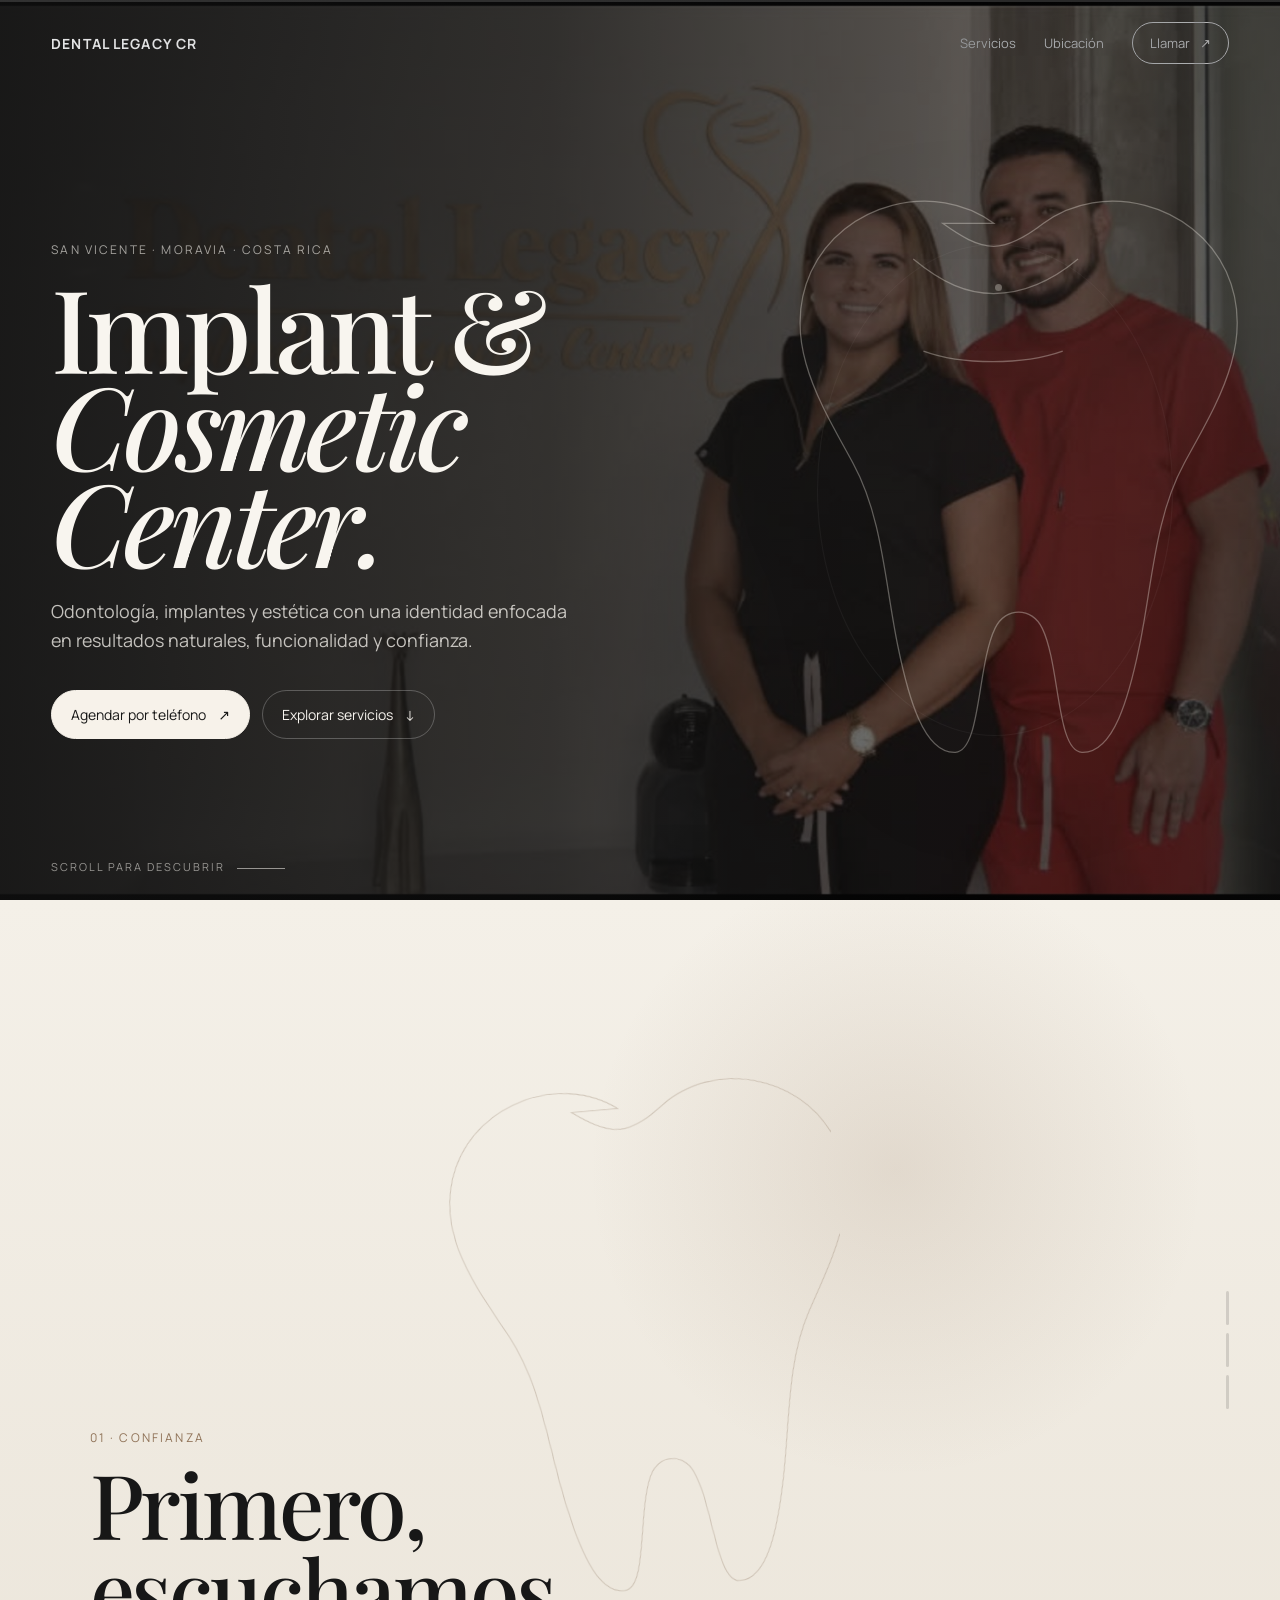
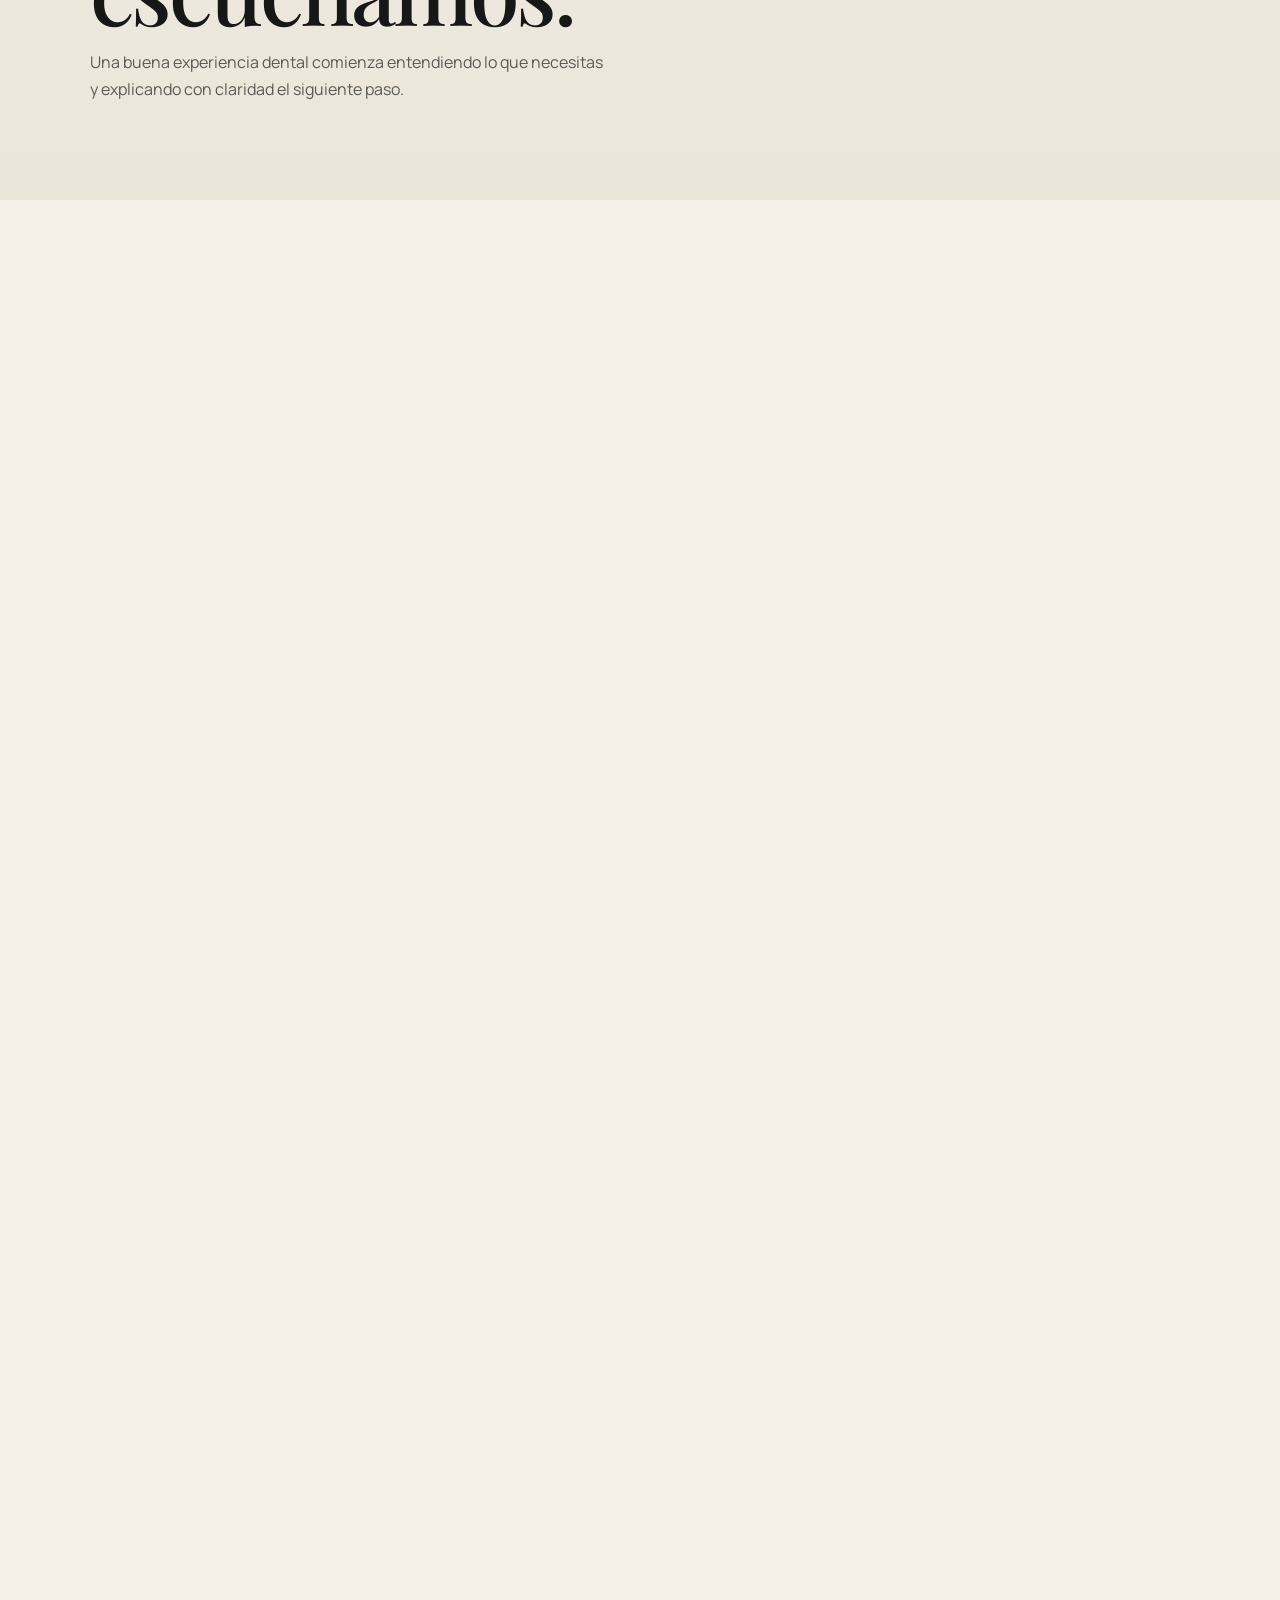
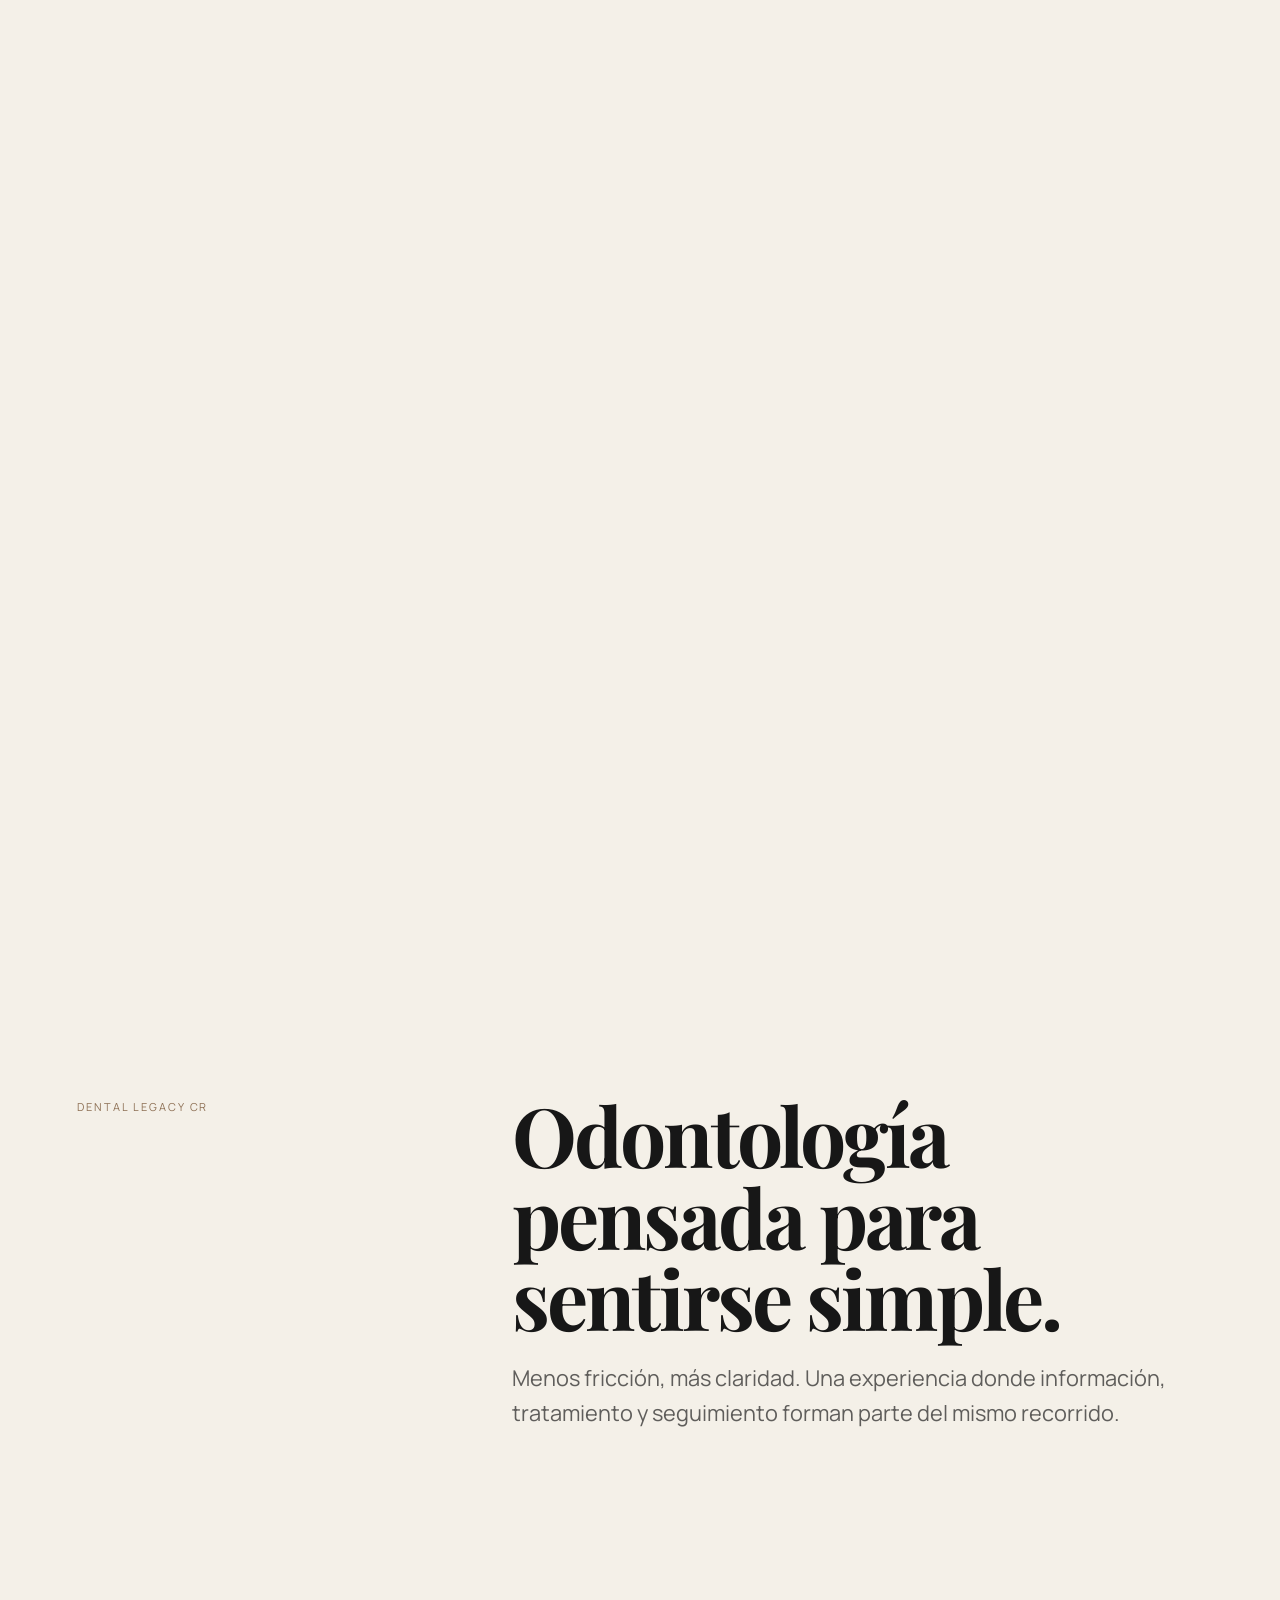
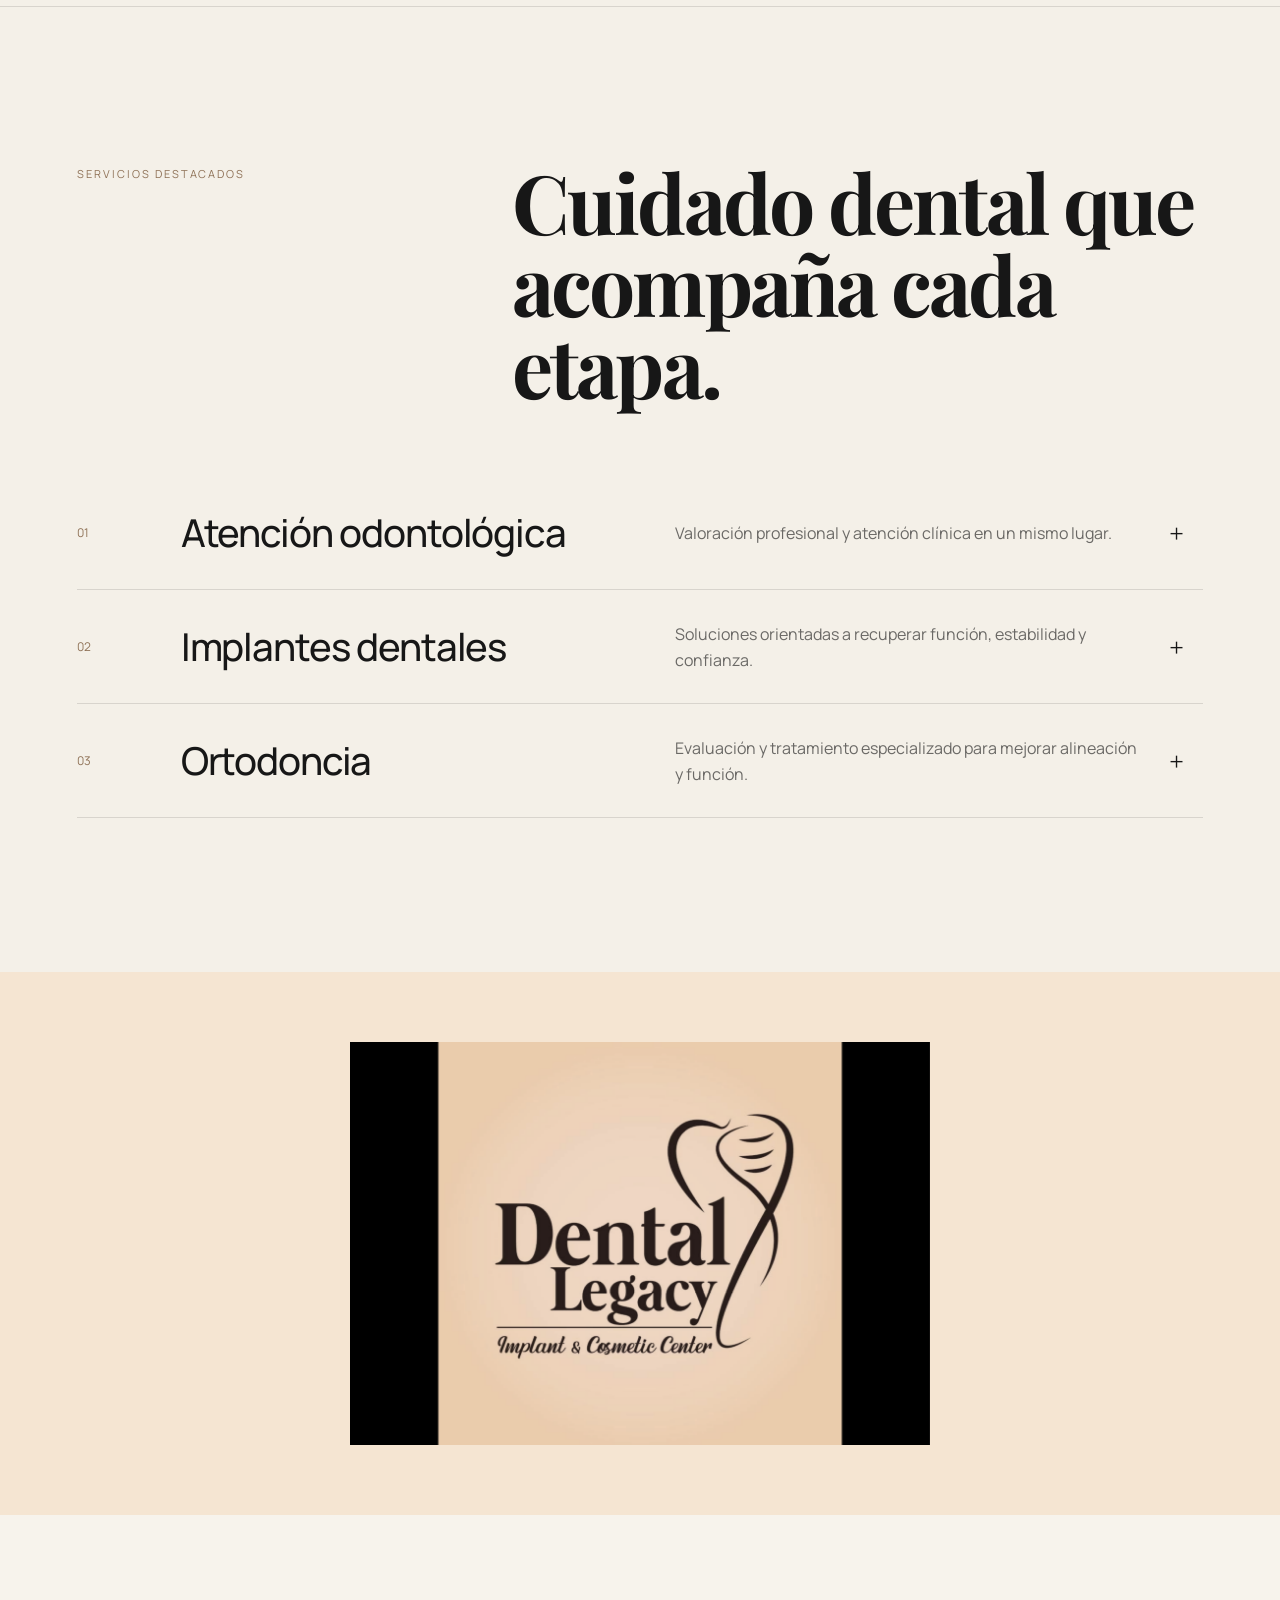
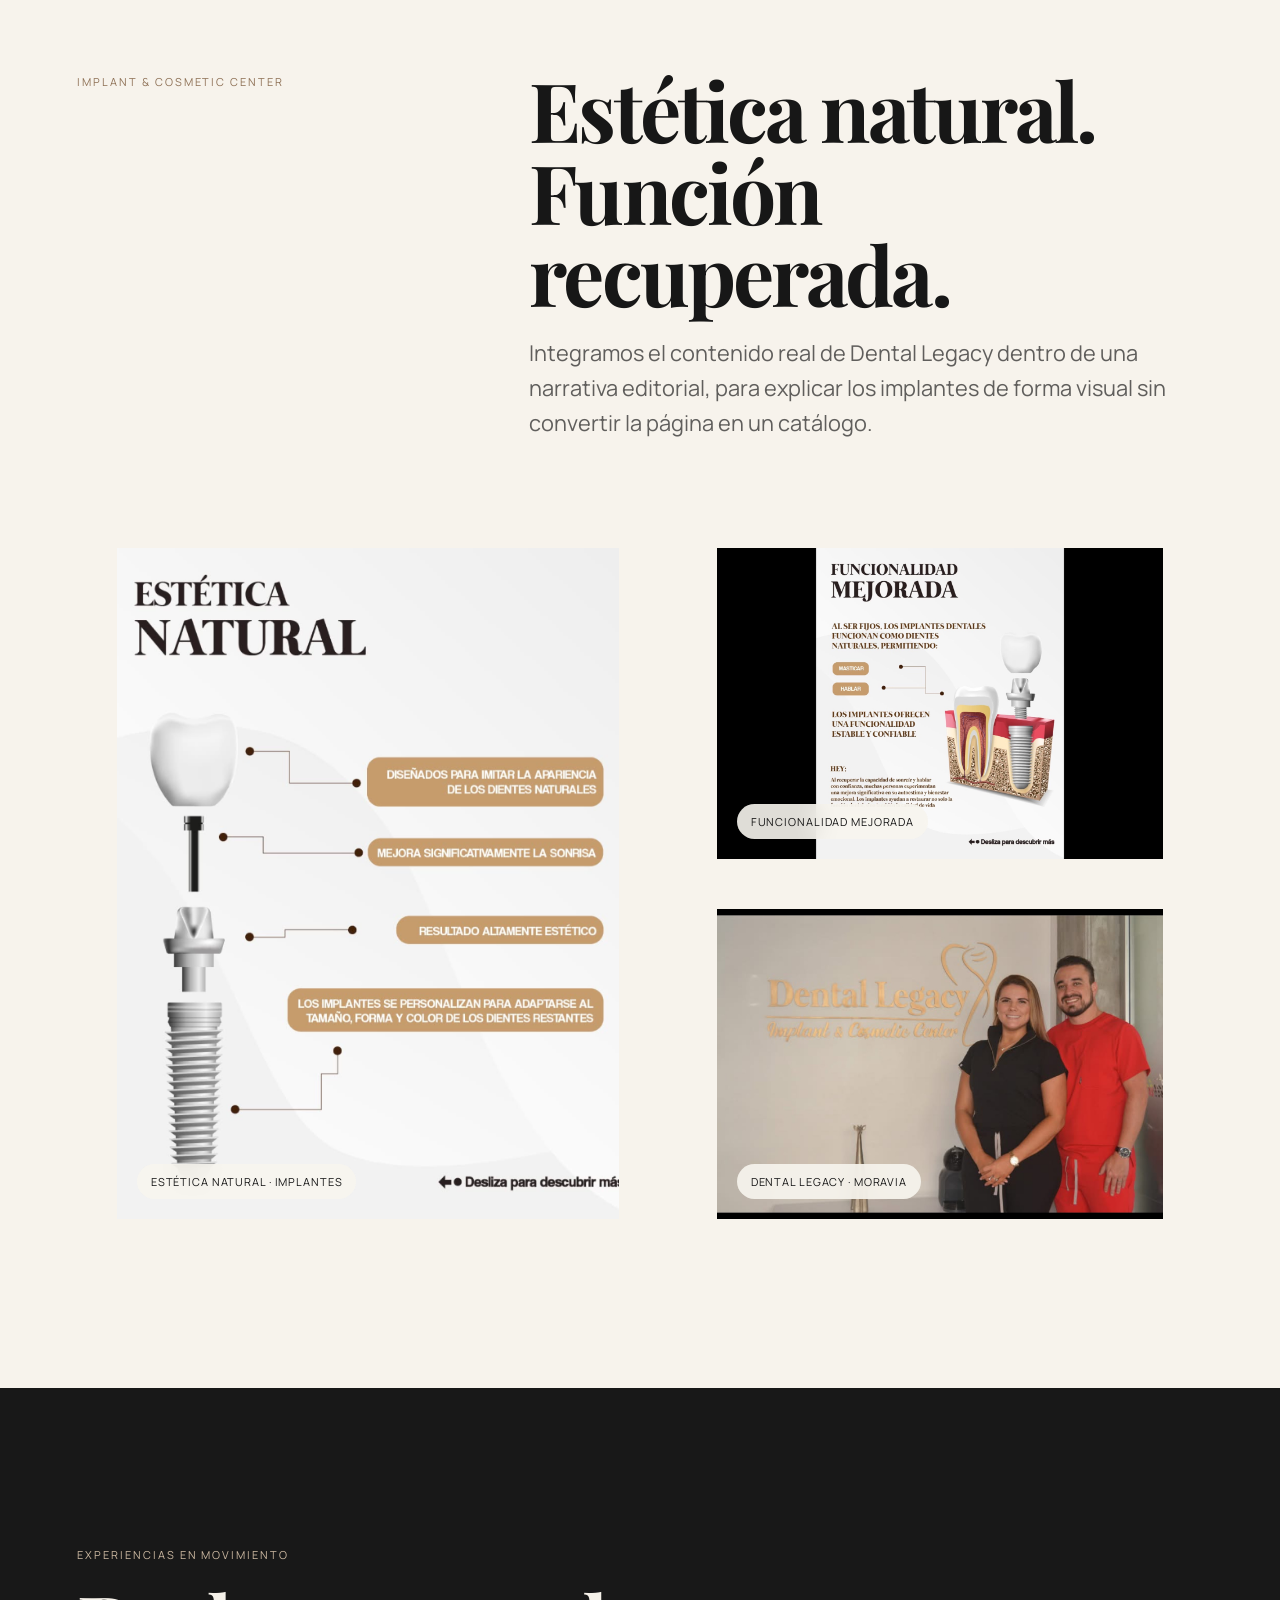
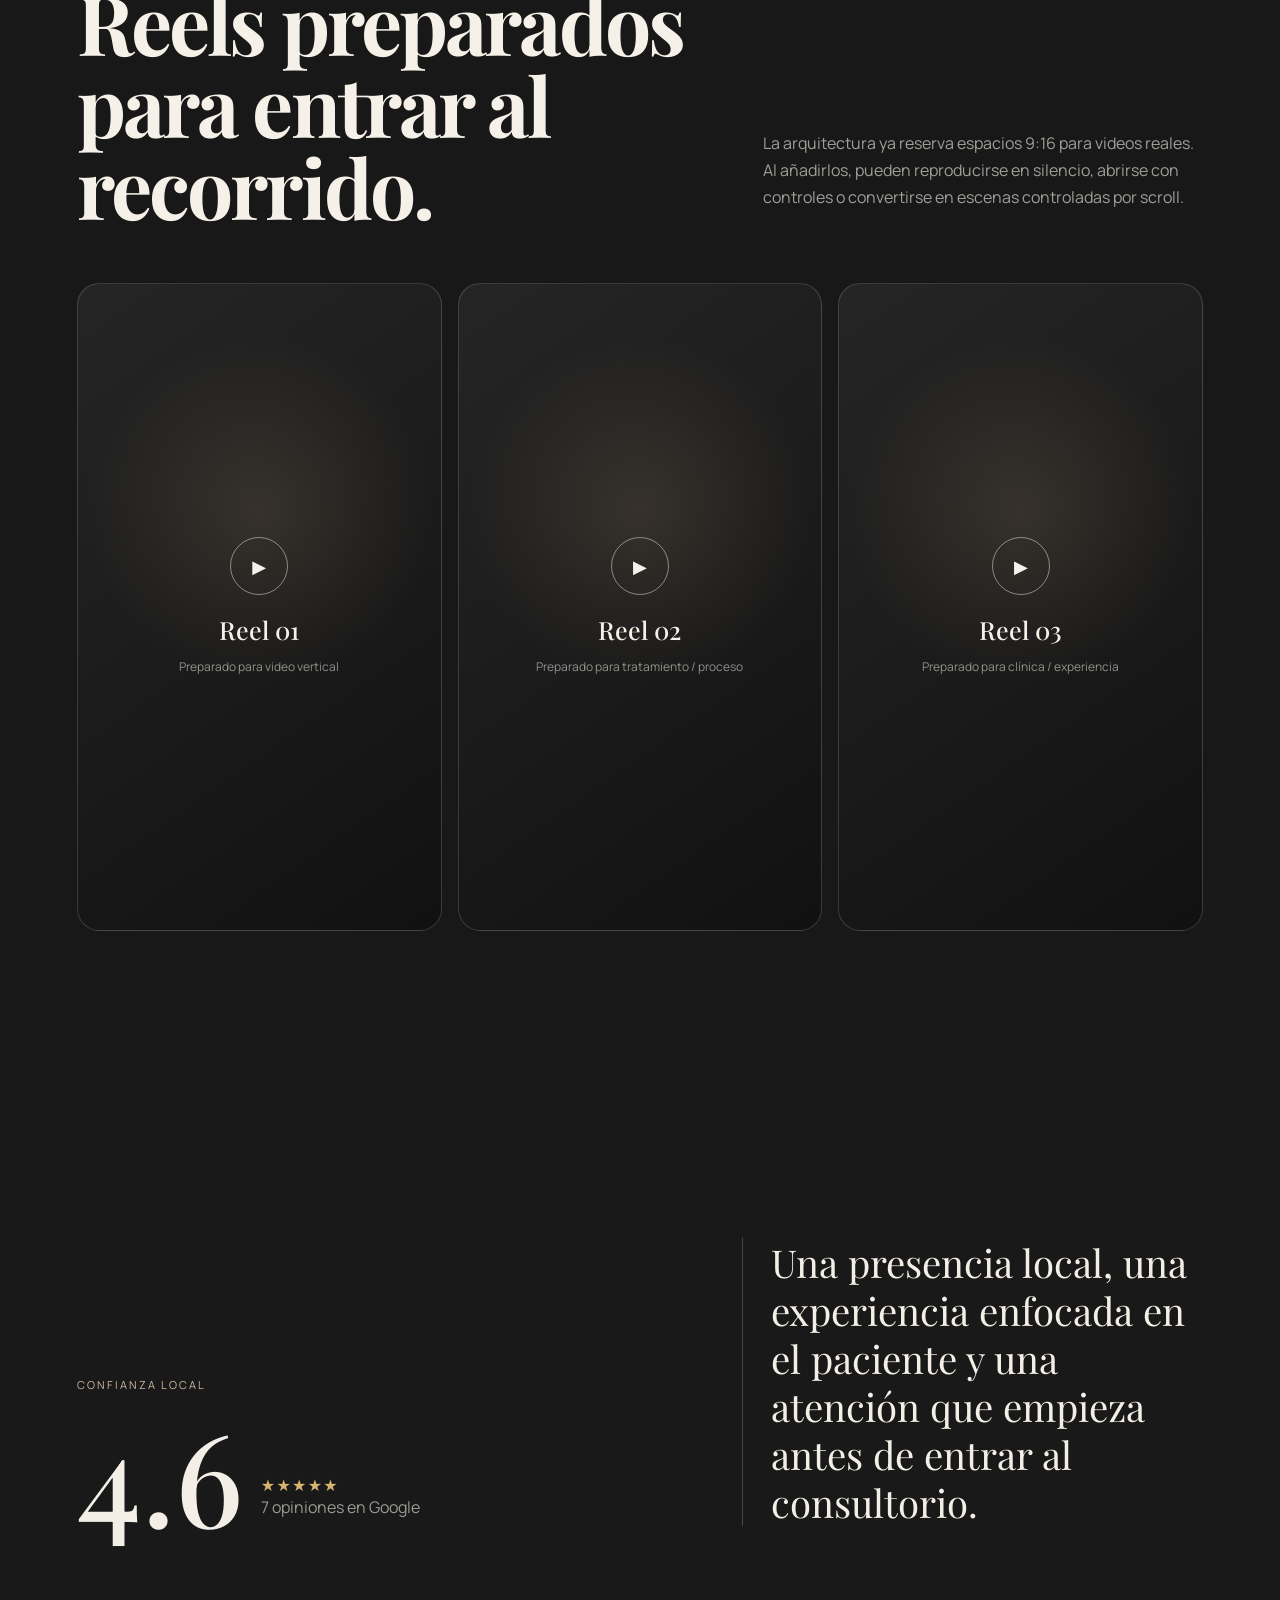
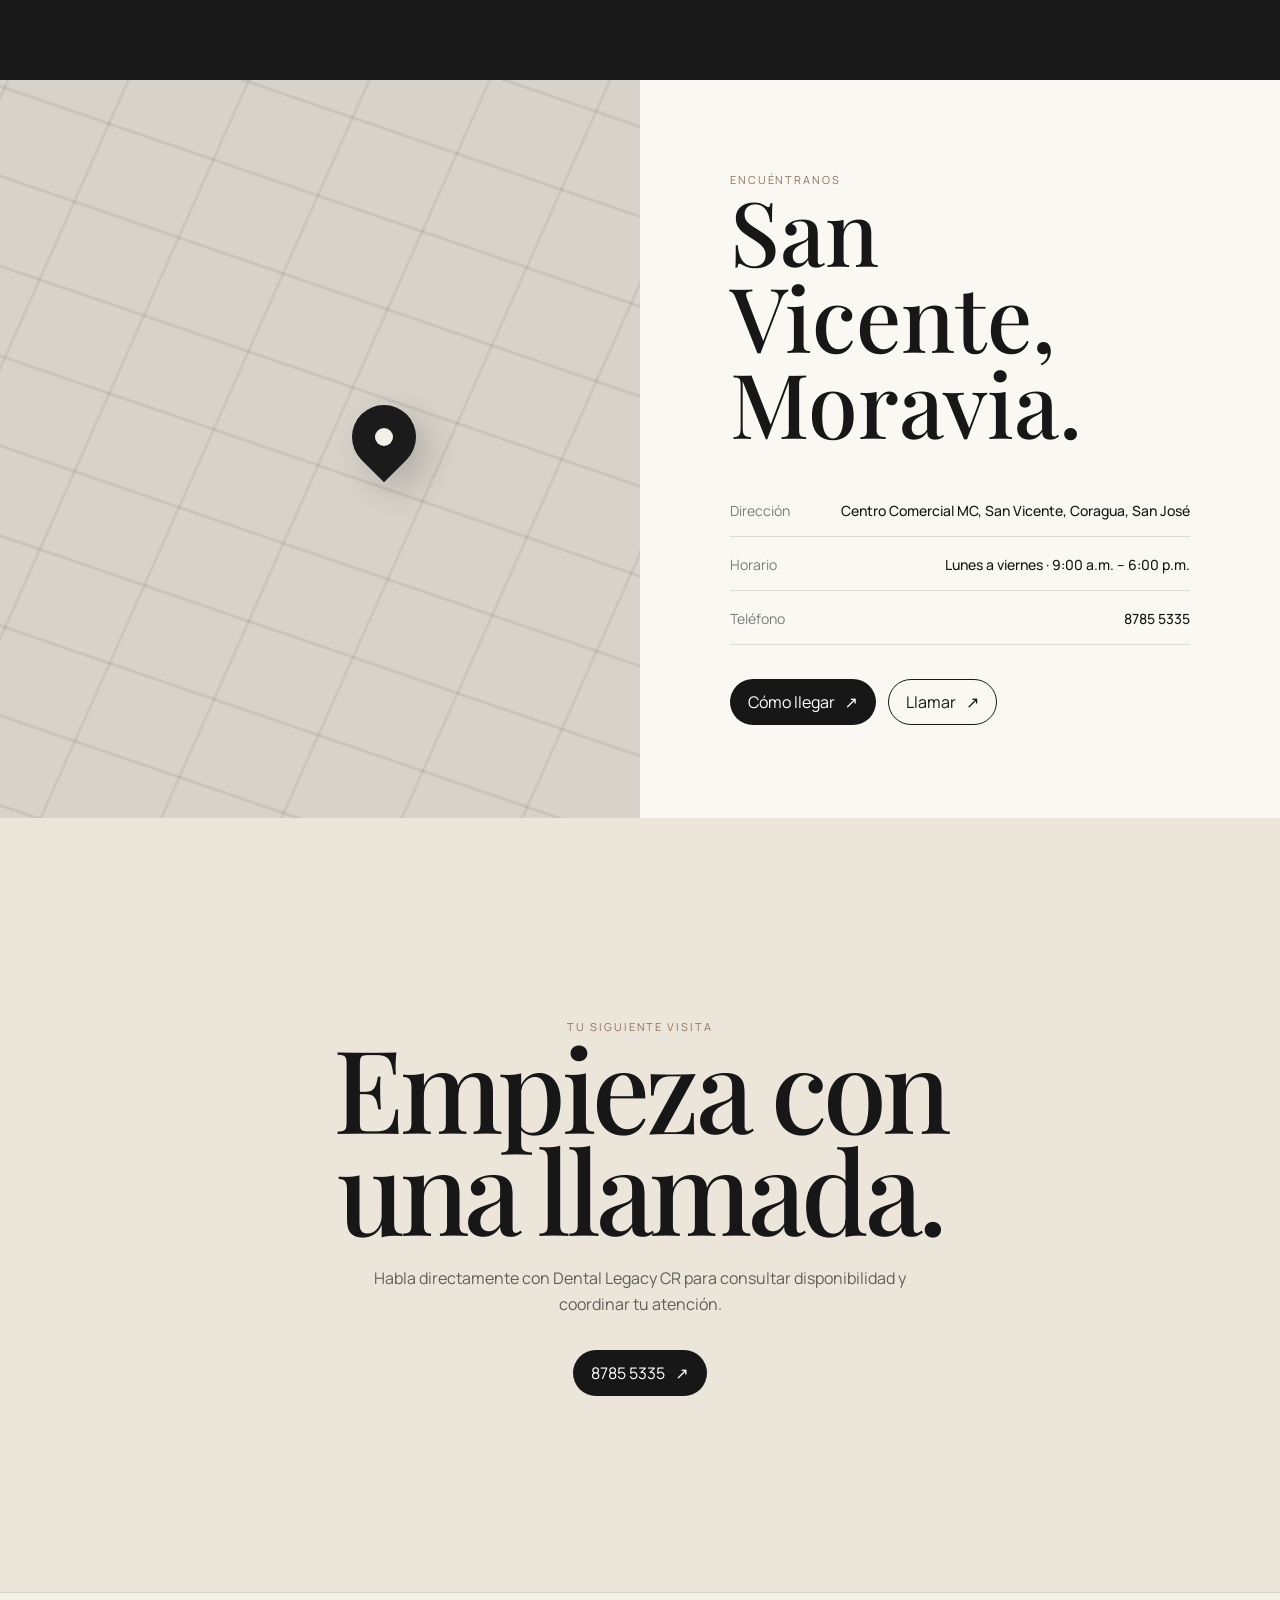
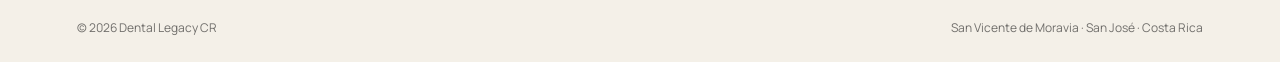
<file: Dental_Legacy_CR_Web_Premium/Dental_Legacy_CR_Web/index.html>
<!DOCTYPE html>
<html lang="es">
<head>
<meta charset="UTF-8">
<meta name="viewport" content="width=device-width, initial-scale=1.0">
<title>Dental Legacy CR | Clínica dental en San Vicente, Moravia</title>
<meta name="description" content="Dental Legacy CR — clínica dental en San Vicente de Moravia, San José. Atención odontológica, implantes dentales y ortodoncia.">
<meta name="theme-color" content="#f6f2eb">
<link rel="preconnect" href="https://fonts.googleapis.com">
<link rel="preconnect" href="https://fonts.gstatic.com" crossorigin>
<link href="https://fonts.googleapis.com/css2?family=Manrope:wght@400;500;600;700&family=Playfair+Display:ital,wght@0,500;1,500&display=swap" rel="stylesheet">
<style>
:root{
  --ink:#171717;
  --paper:#f4f0e8;
  --paper-2:#ebe5da;
  --cream:#faf8f3;
  --accent:#8f7257;
  --line:rgba(23,23,23,.13);
  --ease:cubic-bezier(.2,.75,.2,1);
}
*{box-sizing:border-box}
html{scroll-behavior:smooth}
body{
  margin:0;background:var(--paper);color:var(--ink);
  font-family:Manrope,system-ui,sans-serif;overflow-x:hidden;
}
body::selection{background:#1d1d1d;color:#fff}
a{color:inherit;text-decoration:none}
button,a{ -webkit-tap-highlight-color:transparent}
img{max-width:100%;display:block}
.reduced *{animation:none!important;transition:none!important}
.nav{
  position:fixed;z-index:50;top:0;left:0;width:100%;
  display:flex;justify-content:space-between;align-items:center;
  padding:22px clamp(20px,4vw,66px);mix-blend-mode:difference;color:#fff;
}
.brand{font-size:14px;font-weight:700;letter-spacing:.08em;text-transform:uppercase}
.navlinks{display:flex;align-items:center;gap:28px;font-size:13px}
.navlinks a{opacity:.78;transition:opacity .25s ease}
.navlinks a:hover{opacity:1}
.pill{
  border:1px solid currentColor;border-radius:999px;padding:11px 17px;
  display:inline-flex;gap:10px;align-items:center;white-space:nowrap
}
.pill .arr{transition:transform .25s ease}
.pill:hover .arr{transform:translateX(4px)}
.progress{
  position:fixed;z-index:60;left:0;top:0;width:100%;height:2px;background:rgba(255,255,255,.15)
}
.progress i{display:block;height:100%;width:0;background:#fff;transform-origin:left}
.hero{
  min-height:100svh;position:relative;display:grid;place-items:center;overflow:hidden;background:#141414;color:#f8f5ef;
}
.hero-grid{
  width:min(1280px,92vw);display:grid;grid-template-columns:1.15fr .85fr;align-items:center;gap:6vw;padding-top:80px
}
.kicker{font-size:12px;text-transform:uppercase;letter-spacing:.18em;opacity:.62;margin-bottom:20px}
.hero h1{
  margin:0;font-family:"Playfair Display",serif;font-weight:500;font-size:clamp(64px,9vw,142px);
  line-height:.84;letter-spacing:-.045em;
}
.hero h1 em{font-weight:500}
.hero-copy p{
  max-width:540px;font-size:clamp(16px,1.4vw,20px);line-height:1.65;opacity:.76;margin:28px 0 34px
}
.actions{display:flex;flex-wrap:wrap;gap:12px}
.cta{
  display:inline-flex;align-items:center;gap:12px;border-radius:999px;padding:14px 19px;font-size:14px;
  border:1px solid rgba(255,255,255,.25);transition:transform .3s var(--ease),background .3s ease
}
.cta.primary{background:#f7f2ea;color:#171717;border-color:#f7f2ea}
.cta:hover{transform:translateY(-2px)}
.tooth-wrap{
  position:relative;height:min(72vh,720px);display:grid;place-items:center;
}
.tooth{
  width:min(42vw,460px);aspect-ratio:.74;position:relative;filter:drop-shadow(0 40px 80px rgba(0,0,0,.35));
}
.tooth svg{width:100%;height:100%;overflow:visible}
.tooth path{stroke:#f6f1e8;stroke-width:1.25;fill:rgba(255,255,255,.035);vector-effect:non-scaling-stroke}
.ring{
  position:absolute;border:1px solid rgba(255,255,255,.12);border-radius:50%;inset:12%;
  animation:orbit 14s linear infinite
}
.ring::after{content:"";position:absolute;width:7px;height:7px;border-radius:50%;background:#f3eee4;top:8%;left:50%}
@keyframes orbit{to{transform:rotate(360deg)}}
.scroll-note{
  position:absolute;bottom:26px;left:clamp(20px,4vw,66px);font-size:11px;letter-spacing:.18em;text-transform:uppercase;opacity:.55
}
.scroll-note::after{content:"";display:inline-block;width:48px;height:1px;background:currentColor;margin-left:12px;vertical-align:middle}

.story{
  position:relative;height:360vh;background:var(--paper);color:var(--ink)
}
.story-sticky{
  position:sticky;top:0;height:100svh;overflow:hidden;display:grid;place-items:center
}
.story-bg{
  position:absolute;inset:0;background:
  radial-gradient(circle at 70% 30%,rgba(143,114,87,.16),transparent 28%),
  linear-gradient(180deg,var(--paper),var(--paper-2));
}
.story-tooth{
  position:absolute;width:min(43vw,510px);left:50%;top:50%;transform:translate(-50%,-50%);
  opacity:.95;will-change:transform
}
.story-tooth svg{width:100%}
.story-tooth path{fill:none;stroke:#8c755f;stroke-width:1.1;vector-effect:non-scaling-stroke}
.scene{
  position:absolute;inset:0;padding:9vh clamp(24px,7vw,110px);display:flex;align-items:flex-end;pointer-events:none;
}
.scene .copy{max-width:650px;opacity:0;transform:translateY(40px)}
.scene .num{font-size:12px;letter-spacing:.18em;text-transform:uppercase;color:var(--accent);margin-bottom:14px}
.scene h2{
  font-family:"Playfair Display",serif;font-size:clamp(44px,7vw,96px);line-height:.95;font-weight:500;letter-spacing:-.035em;margin:0 0 18px
}
.scene p{max-width:520px;font-size:clamp(15px,1.25vw,18px);line-height:1.7;color:rgba(23,23,23,.68)}
.scene-2{justify-content:flex-end;text-align:right;align-items:center}
.scene-2 p{margin-left:auto}
.scene-3{align-items:center}
.chapter{
  position:absolute;right:clamp(24px,4vw,70px);top:50%;transform:translateY(-50%);display:grid;gap:8px
}
.chapter span{width:3px;height:34px;border-radius:5px;background:rgba(23,23,23,.14);overflow:hidden}
.chapter span i{display:block;width:100%;height:0;background:#6f5945}

.section{padding:clamp(90px,12vw,170px) clamp(22px,6vw,92px)}
.intro-grid{display:grid;grid-template-columns:.65fr 1.35fr;gap:8vw;align-items:start}
.eyebrow{font-size:11px;text-transform:uppercase;letter-spacing:.18em;color:var(--accent)}
.big{
  font-family:"Playfair Display",serif;font-size:clamp(48px,6.4vw,92px);line-height:1;letter-spacing:-.035em;margin:0
}
.lead{font-size:clamp(18px,1.7vw,24px);line-height:1.6;max-width:760px;color:rgba(23,23,23,.68)}
.services{border-top:1px solid var(--line)}
.service-row{
  display:grid;grid-template-columns:80px 1fr 1fr 34px;gap:24px;align-items:center;padding:30px 0;border-bottom:1px solid var(--line);
  transition:padding .35s var(--ease)
}
.service-row:hover{padding-left:12px}
.service-row .index{font-size:12px;color:var(--accent)}
.service-row h3{margin:0;font-size:clamp(25px,3vw,46px);font-weight:500;letter-spacing:-.03em}
.service-row p{margin:0;color:rgba(23,23,23,.62);line-height:1.65}
.service-row .plus{font-size:26px;font-weight:300}

.proof{
  background:#191919;color:#f3efe7;padding:clamp(90px,12vw,160px) clamp(22px,6vw,92px)
}
.proof-grid{display:grid;grid-template-columns:1.1fr .9fr;gap:8vw;align-items:end}
.rating{
  display:flex;align-items:end;gap:18px;margin-top:30px
}
.rating strong{font-family:"Playfair Display",serif;font-size:clamp(72px,10vw,150px);font-weight:500;line-height:.8}
.rating-meta{padding-bottom:8px}
.stars{letter-spacing:.08em;color:#d8b56f}
.muted{opacity:.6}
.quote{
  border-left:1px solid rgba(255,255,255,.2);padding-left:28px;font-family:"Playfair Display",serif;
  font-size:clamp(28px,3vw,44px);line-height:1.25
}

.location{display:grid;grid-template-columns:1fr 1fr;min-height:82vh}
.map-art{
  position:relative;min-height:520px;background:#d8d3ca;overflow:hidden
}
.map-art::before{
  content:"";position:absolute;inset:-30%;
  background:
   repeating-linear-gradient(23deg,transparent 0 46px,rgba(23,23,23,.08) 47px 49px,transparent 50px 85px),
   repeating-linear-gradient(118deg,transparent 0 72px,rgba(23,23,23,.07) 73px 75px,transparent 76px 110px);
  transform:rotate(-4deg)
}
.pin{
  position:absolute;left:55%;top:44%;width:64px;height:64px;border-radius:50% 50% 50% 0;background:#1b1b1b;transform:rotate(-45deg);
  display:grid;place-items:center;box-shadow:0 18px 35px rgba(0,0,0,.18)
}
.pin::after{content:"";width:18px;height:18px;border-radius:50%;background:var(--paper);transform:rotate(45deg)}
.location-copy{
  background:var(--cream);padding:clamp(55px,7vw,100px);display:flex;flex-direction:column;justify-content:center
}
.location-copy h2{font-family:"Playfair Display",serif;font-size:clamp(52px,7vw,96px);line-height:.96;margin:0 0 34px;font-weight:500}
.info{display:grid;gap:18px;margin:22px 0 34px}
.info-item{display:flex;justify-content:space-between;gap:30px;padding-bottom:16px;border-bottom:1px solid var(--line);font-size:14px}
.info-item span:first-child{opacity:.55}
.info-item strong{font-weight:500;text-align:right}
.footer-cta{
  min-height:86vh;background:var(--paper-2);display:grid;place-items:center;text-align:center;padding:70px 24px;position:relative;overflow:hidden
}
.footer-cta h2{font-family:"Playfair Display",serif;font-size:clamp(56px,9vw,140px);line-height:.88;letter-spacing:-.04em;font-weight:500;margin:0}
.footer-cta p{margin:26px auto 32px;max-width:560px;color:rgba(23,23,23,.65);line-height:1.65}
.darkpill{border-color:rgba(23,23,23,.2);background:#171717;color:#fff}
.footer{
  padding:26px clamp(22px,6vw,92px);display:flex;justify-content:space-between;gap:20px;border-top:1px solid var(--line);font-size:12px;color:rgba(23,23,23,.6)
}
.reveal{opacity:0;transform:translateY(30px);transition:opacity .9s var(--ease),transform .9s var(--ease)}
.reveal.in{opacity:1;transform:none}

@media(max-width:860px){
  .navlinks a:not(.pill){display:none}
  .hero-grid{grid-template-columns:1fr;gap:4vh;padding-top:110px}
  .hero h1{font-size:clamp(68px,19vw,110px)}
  .tooth-wrap{height:42vh;min-height:340px}
  .tooth{width:min(68vw,380px)}
  .scroll-note{display:none}
  .scene{padding:10vh 24px}
  .scene-2{text-align:left;justify-content:flex-start;align-items:flex-end}
  .scene-2 p{margin-left:0}
  .chapter{right:14px}
  .story-tooth{width:min(80vw,460px)}
  .intro-grid,.proof-grid,.location{grid-template-columns:1fr}
  .intro-grid{gap:36px}
  .service-row{grid-template-columns:46px 1fr 28px;gap:12px}
  .service-row p{grid-column:2/4}
  .map-art{min-height:420px}
  .location-copy{padding:64px 24px}
  .footer{flex-direction:column}
}
@media(prefers-reduced-motion:reduce){
  html{scroll-behavior:auto}
  .ring{animation:none}
  .reveal{opacity:1;transform:none;transition:none}
}

.real-hero-photo{
  position:absolute;inset:0;z-index:0;overflow:hidden;
}
.real-hero-photo img{
  width:100%;height:100%;object-fit:cover;object-position:center;
  filter:saturate(.72) contrast(.98) brightness(.55);
  transform:scale(1.03);
}
.real-hero-photo::after{
  content:"";position:absolute;inset:0;
  background:linear-gradient(90deg,rgba(15,15,15,.88) 0%,rgba(15,15,15,.62) 43%,rgba(15,15,15,.14) 76%,rgba(15,15,15,.32) 100%);
}
.hero-grid{position:relative;z-index:2}
.hero .tooth-wrap{opacity:.34;mix-blend-mode:screen}
.media-story{background:#f7f3ec;padding:clamp(90px,12vw,170px) clamp(22px,6vw,92px)}
.media-head{display:grid;grid-template-columns:.7fr 1.3fr;gap:7vw;margin-bottom:70px}
.media-grid{display:grid;grid-template-columns:1.05fr .95fr;gap:18px}
.media-card{position:relative;overflow:hidden;background:#e9e2d8;min-height:620px}
.media-card img{width:100%;height:100%;object-fit:cover;transition:transform 1s var(--ease)}
.media-card:hover img{transform:scale(1.025)}
.media-card--stack{display:grid;grid-template-rows:1fr 1fr;gap:18px;background:none}
.media-card--small{min-height:300px}
.media-label{position:absolute;left:20px;bottom:20px;background:rgba(248,245,239,.9);backdrop-filter:blur(12px);padding:10px 14px;border-radius:999px;font-size:11px;letter-spacing:.08em;text-transform:uppercase}
.reels{background:#181818;color:#f5f1e9;padding:clamp(90px,12vw,160px) clamp(22px,6vw,92px)}
.reels-head{display:flex;justify-content:space-between;gap:40px;align-items:end;margin-bottom:55px}
.reels-grid{display:grid;grid-template-columns:repeat(3,1fr);gap:16px}
.reel-slot{aspect-ratio:9/16;border:1px solid rgba(255,255,255,.16);border-radius:22px;position:relative;overflow:hidden;background:linear-gradient(145deg,#252525,#111);display:grid;place-items:center}
.reel-slot::before{content:"";position:absolute;inset:0;background:radial-gradient(circle at 50% 35%,rgba(205,170,130,.14),transparent 38%)}
.reel-inner{position:relative;text-align:center;padding:25px}
.play{width:58px;height:58px;border:1px solid rgba(255,255,255,.45);border-radius:50%;display:grid;place-items:center;margin:0 auto 18px;font-size:18px}
.reel-inner strong{display:block;font-family:"Playfair Display",serif;font-size:25px;font-weight:500;margin-bottom:8px}
.reel-inner span{font-size:12px;opacity:.55}
.logo-strip{display:flex;align-items:center;justify-content:center;padding:70px 24px;background:#f5e5d2}
.logo-strip img{width:min(580px,82vw);mix-blend-mode:multiply}
@media(max-width:860px){
 .real-hero-photo img{object-position:64% center}
 .real-hero-photo::after{background:linear-gradient(180deg,rgba(15,15,15,.42),rgba(15,15,15,.88) 72%)}
 .media-head,.media-grid{grid-template-columns:1fr}
 .media-card{min-height:500px}
 .reels-head{display:block}
 .reels-grid{grid-template-columns:1fr;max-width:420px;margin:auto}
 .hero .tooth-wrap{display:none}
}

</style>
</head>
<body>
<div class="progress"><i id="progress"></i></div>
<header class="nav">
  <a class="brand" href="#inicio">Dental Legacy CR</a>
  <nav class="navlinks" aria-label="Navegación principal">
    <a href="#servicios">Servicios</a>
    <a href="#ubicacion">Ubicación</a>
    <a class="pill" href="tel:+50687855335">Llamar <span class="arr">↗</span></a>
  </nav>
</header>

<main>
<section class="hero" id="inicio">
  <div class="real-hero-photo" aria-hidden="true"><img src="assets/dental-legacy-equipo.jpeg" alt=""></div>
  <div class="hero-grid">
    <div class="hero-copy">
      <div class="kicker">San Vicente · Moravia · Costa Rica</div>
      <h1>Implant &<br><em>Cosmetic Center.</em></h1>
      <p>Odontología, implantes y estética con una identidad enfocada en resultados naturales, funcionalidad y confianza.</p>
      <div class="actions">
        <a class="cta primary" href="tel:+50687855335">Agendar por teléfono <span>↗</span></a>
        <a class="cta" href="#servicios">Explorar servicios <span>↓</span></a>
      </div>
    </div>

    <div class="tooth-wrap" aria-hidden="true">
      <div class="ring"></div>
      <div class="tooth">
        <svg viewBox="0 0 360 480">
          <path d="M179 33c-46-34-118-16-143 38-25 55 10 107 33 150 23 42 25 95 35 143 8 39 20 84 45 83 20-1 17-68 31-97 8-17 29-17 37 0 14 29 11 96 31 97 25 1 37-44 45-83 10-48 12-101 35-143 23-43 58-95 33-150-25-54-97-72-143-38-13 10-26 18-39 18s-26-8-40-18z"/>
          <path d="M116 61c23 19 42 27 63 27 22 0 43-8 66-27"/>
          <path d="M124 133c30 11 78 11 109 0"/>
        </svg>
      </div>
    </div>
  </div>
  <div class="scroll-note">Scroll para descubrir</div>
</section>

<section class="story" id="experiencia">
  <div class="story-sticky">
    <div class="story-bg"></div>
    <div class="story-tooth" aria-hidden="true">
      <svg viewBox="0 0 360 480">
        <path d="M179 33c-46-34-118-16-143 38-25 55 10 107 33 150 23 42 25 95 35 143 8 39 20 84 45 83 20-1 17-68 31-97 8-17 29-17 37 0 14 29 11 96 31 97 25 1 37-44 45-83 10-48 12-101 35-143 23-43 58-95 33-150-25-54-97-72-143-38-13 10-26 18-39 18s-26-8-40-18z"/>
      </svg>
    </div>

    <div class="scene scene-1">
      <div class="copy">
        <div class="num">01 · Confianza</div>
        <h2>Primero,<br>escuchamos.</h2>
        <p>Una buena experiencia dental comienza entendiendo lo que necesitas y explicando con claridad el siguiente paso.</p>
      </div>
    </div>

    <div class="scene scene-2">
      <div class="copy">
        <div class="num">02 · Precisión</div>
        <h2>Cada detalle<br>importa.</h2>
        <p>El tratamiento adecuado nace de una valoración profesional y de decisiones clínicas bien fundamentadas.</p>
      </div>
    </div>

    <div class="scene scene-3">
      <div class="copy">
        <div class="num">03 · Continuidad</div>
        <h2>Una sonrisa<br>que permanece.</h2>
        <p>De la atención dental a soluciones especializadas como ortodoncia e implantes, la meta es construir salud y confianza a largo plazo.</p>
      </div>
    </div>

    <div class="chapter" aria-hidden="true">
      <span><i></i></span><span><i></i></span><span><i></i></span>
    </div>
  </div>
</section>

<section class="section">
  <div class="intro-grid reveal">
    <div><span class="eyebrow">Dental Legacy CR</span></div>
    <div>
      <h2 class="big">Odontología pensada para sentirse simple.</h2>
      <p class="lead">Menos fricción, más claridad. Una experiencia donde información, tratamiento y seguimiento forman parte del mismo recorrido.</p>
    </div>
  </div>
</section>

<section class="section services" id="servicios">
  <div class="intro-grid reveal" style="margin-bottom:70px">
    <div><span class="eyebrow">Servicios destacados</span></div>
    <div><h2 class="big">Cuidado dental que acompaña cada etapa.</h2></div>
  </div>

  <div class="service-row reveal">
    <div class="index">01</div>
    <h3>Atención odontológica</h3>
    <p>Valoración profesional y atención clínica en un mismo lugar.</p>
    <div class="plus">+</div>
  </div>
  <div class="service-row reveal">
    <div class="index">02</div>
    <h3>Implantes dentales</h3>
    <p>Soluciones orientadas a recuperar función, estabilidad y confianza.</p>
    <div class="plus">+</div>
  </div>
  <div class="service-row reveal">
    <div class="index">03</div>
    <h3>Ortodoncia</h3>
    <p>Evaluación y tratamiento especializado para mejorar alineación y función.</p>
    <div class="plus">+</div>
  </div>
</section>


<section class="logo-strip reveal" aria-label="Identidad de Dental Legacy">
  <img src="assets/dental-legacy-logo.png" alt="Dental Legacy — Implant & Cosmetic Center">
</section>

<section class="media-story" id="galeria">
  <div class="media-head reveal">
    <div><span class="eyebrow">Implant & Cosmetic Center</span></div>
    <div>
      <h2 class="big">Estética natural.<br>Función recuperada.</h2>
      <p class="lead">Integramos el contenido real de Dental Legacy dentro de una narrativa editorial, para explicar los implantes de forma visual sin convertir la página en un catálogo.</p>
    </div>
  </div>
  <div class="media-grid">
    <figure class="media-card reveal">
      <img src="assets/implantes-estetica-natural.png" alt="Información de Dental Legacy sobre estética natural en implantes dentales">
      <figcaption class="media-label">Estética natural · Implantes</figcaption>
    </figure>
    <div class="media-card--stack">
      <figure class="media-card media-card--small reveal">
        <img src="assets/implantes-funcionalidad.jpeg" alt="Información de Dental Legacy sobre funcionalidad de implantes dentales">
        <figcaption class="media-label">Funcionalidad mejorada</figcaption>
      </figure>
      <figure class="media-card media-card--small reveal">
        <img src="assets/dental-legacy-equipo.jpeg" alt="Equipo de Dental Legacy en la clínica">
        <figcaption class="media-label">Dental Legacy · Moravia</figcaption>
      </figure>
    </div>
  </div>
</section>

<section class="reels" id="reels">
  <div class="reels-head reveal">
    <div>
      <span class="eyebrow" style="color:#cbb8a1">Experiencias en movimiento</span>
      <h2 class="big" style="margin-top:18px">Reels preparados<br>para entrar al recorrido.</h2>
    </div>
    <p style="max-width:440px;line-height:1.7;opacity:.62">La arquitectura ya reserva espacios 9:16 para videos reales. Al añadirlos, pueden reproducirse en silencio, abrirse con controles o convertirse en escenas controladas por scroll.</p>
  </div>
  <div class="reels-grid">
    <article class="reel-slot reveal" data-reel-slot="1"><div class="reel-inner"><div class="play">▶</div><strong>Reel 01</strong><span>Preparado para video vertical</span></div></article>
    <article class="reel-slot reveal" data-reel-slot="2"><div class="reel-inner"><div class="play">▶</div><strong>Reel 02</strong><span>Preparado para tratamiento / proceso</span></div></article>
    <article class="reel-slot reveal" data-reel-slot="3"><div class="reel-inner"><div class="play">▶</div><strong>Reel 03</strong><span>Preparado para clínica / experiencia</span></div></article>
  </div>
</section>

<section class="proof">
  <div class="proof-grid">
    <div class="reveal">
      <span class="eyebrow" style="color:#cbb8a1">Confianza local</span>
      <div class="rating">
        <strong>4.6</strong>
        <div class="rating-meta">
          <div class="stars">★★★★★</div>
          <div class="muted">7 opiniones en Google</div>
        </div>
      </div>
    </div>
    <div class="quote reveal">Una presencia local, una experiencia enfocada en el paciente y una atención que empieza antes de entrar al consultorio.</div>
  </div>
</section>

<section class="location" id="ubicacion">
  <div class="map-art" aria-hidden="true"><div class="pin"></div></div>
  <div class="location-copy">
    <span class="eyebrow">Encuéntranos</span>
    <h2>San Vicente,<br>Moravia.</h2>
    <div class="info">
      <div class="info-item"><span>Dirección</span><strong>Centro Comercial MC, San Vicente, Coragua, San José</strong></div>
      <div class="info-item"><span>Horario</span><strong>Lunes a viernes · 9:00 a.m. – 6:00 p.m.</strong></div>
      <div class="info-item"><span>Teléfono</span><strong>8785 5335</strong></div>
    </div>
    <div class="actions">
      <a class="pill darkpill" href="https://www.google.com/maps/search/?api=1&query=Dental+Legacy+CR+San+Vicente+Moravia+Costa+Rica" target="_blank" rel="noopener">Cómo llegar <span class="arr">↗</span></a>
      <a class="pill" href="tel:+50687855335">Llamar <span class="arr">↗</span></a>
    </div>
  </div>
</section>

<section class="footer-cta">
  <div class="reveal">
    <span class="eyebrow">Tu siguiente visita</span>
    <h2>Empieza con<br>una llamada.</h2>
    <p>Habla directamente con Dental Legacy CR para consultar disponibilidad y coordinar tu atención.</p>
    <a class="pill darkpill" href="tel:+50687855335">8785 5335 <span class="arr">↗</span></a>
  </div>
</section>
</main>

<footer class="footer">
  <span>© 2026 Dental Legacy CR</span>
  <span>San Vicente de Moravia · San José · Costa Rica</span>
</footer>

<script>
const progress = document.getElementById('progress');
const story = document.querySelector('.story');
const sticky = document.querySelector('.story-sticky');
const tooth = document.querySelector('.story-tooth');
const scenes = [...document.querySelectorAll('.scene .copy')];
const chapterBars = [...document.querySelectorAll('.chapter i')];

function clamp(n,a,b){return Math.max(a,Math.min(b,n))}
function lerp(a,b,t){return a+(b-a)*t}

function render(){
  const doc = document.documentElement;
  const maxScroll = doc.scrollHeight - innerHeight;
  progress.style.width = (scrollY / maxScroll * 100) + '%';

  const rect = story.getBoundingClientRect();
  const total = story.offsetHeight - innerHeight;
  const p = clamp((-rect.top) / total, 0, 1);

  const scale = lerp(.82, 1.38, p);
  const rot = lerp(-5, 7, p);
  const x = Math.sin(p * Math.PI * 2) * Math.min(innerWidth*.12, 130);
  tooth.style.transform = `translate(calc(-50% + ${x}px), -50%) scale(${scale}) rotate(${rot}deg)`;
  tooth.style.opacity = .32 + .68 * Math.sin(Math.PI * Math.min(p*1.15,1));

  scenes.forEach((el,i)=>{
    const center = i/2;
    const d = Math.abs(p-center);
    const visible = clamp(1 - d*4.3, 0, 1);
    el.style.opacity = visible;
    el.style.transform = `translateY(${(1-visible)*38}px)`;
  });
  chapterBars.forEach((bar,i)=>{
    const segStart = i/3, segEnd=(i+1)/3;
    const fill = clamp((p-segStart)/(segEnd-segStart),0,1);
    bar.style.height = (fill*100)+'%';
  });
  requestAnimationFrame(()=>{});
}
addEventListener('scroll',render,{passive:true});
addEventListener('resize',render);
render();

const io = new IntersectionObserver(entries=>{
  entries.forEach(e=>{if(e.isIntersecting)e.target.classList.add('in')})
},{threshold:.16});
document.querySelectorAll('.reveal').forEach(el=>io.observe(el));
</script>
</body>
</html>
</file>
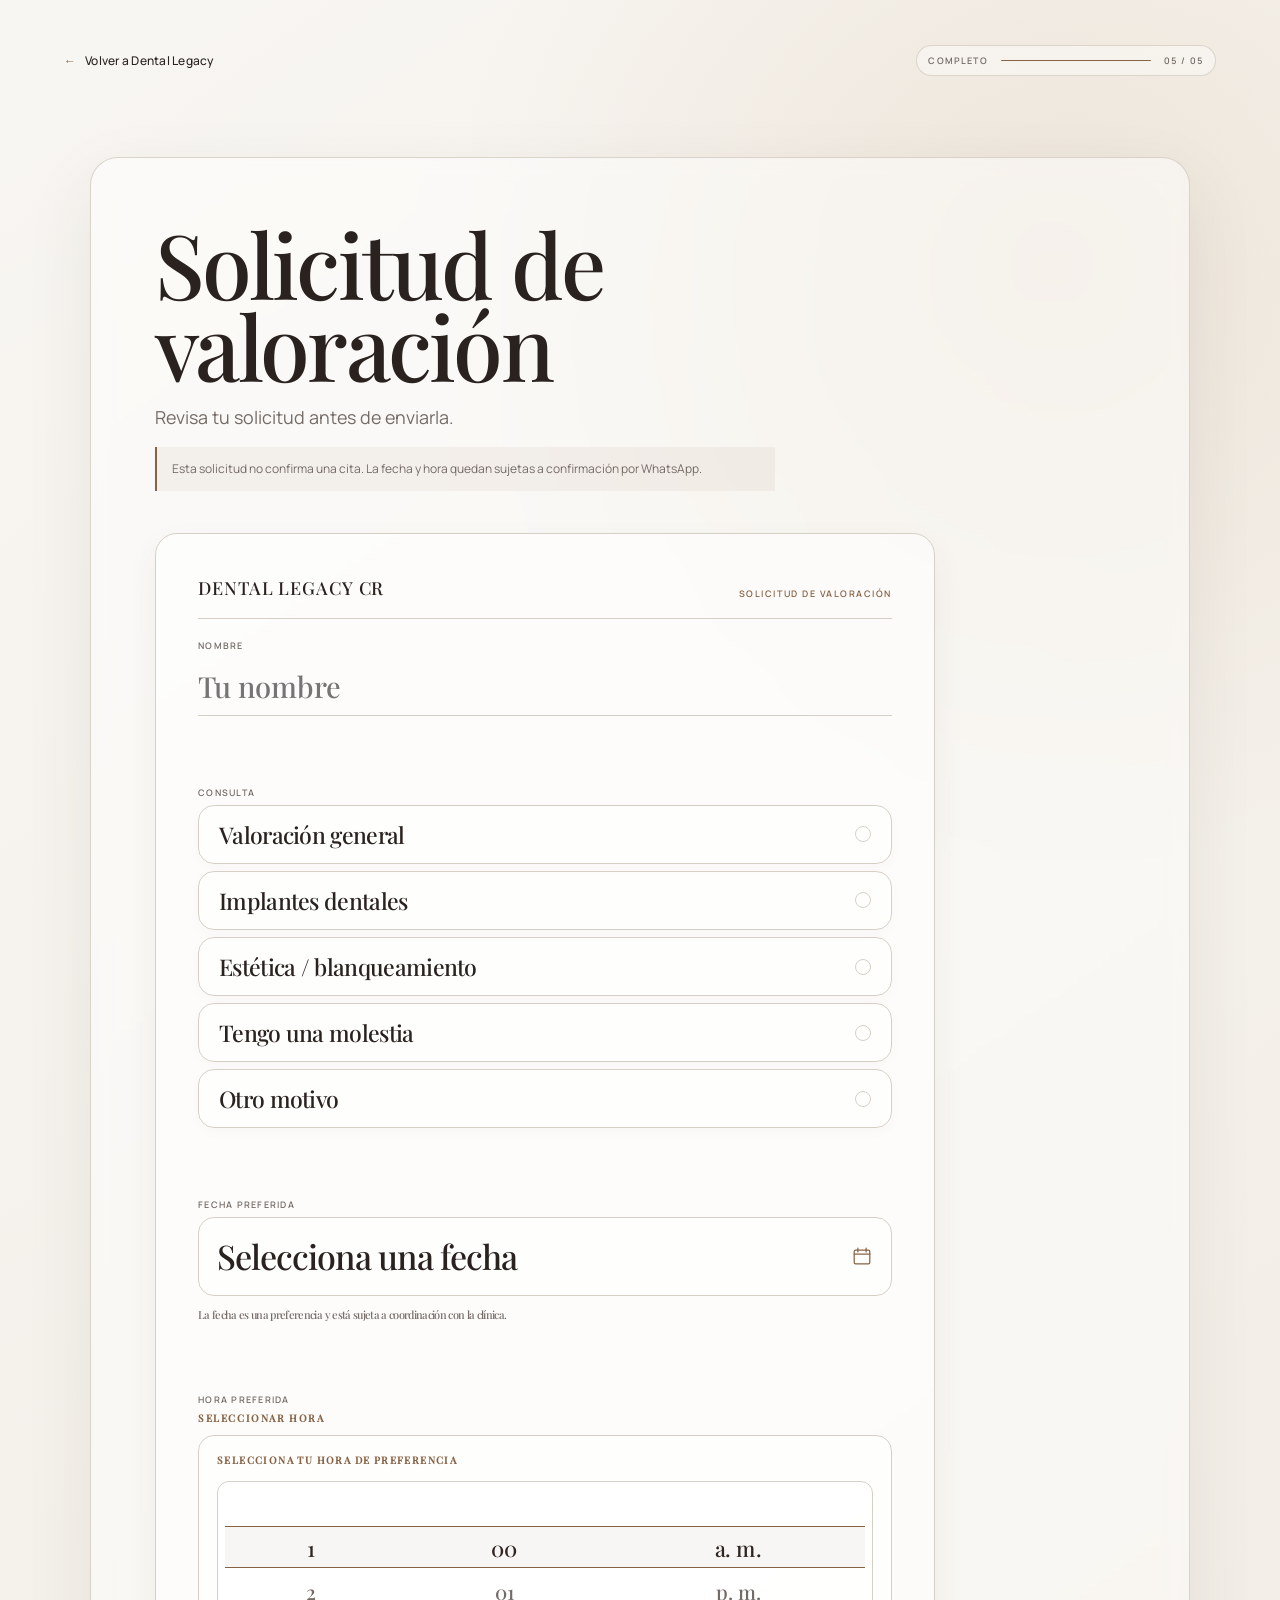
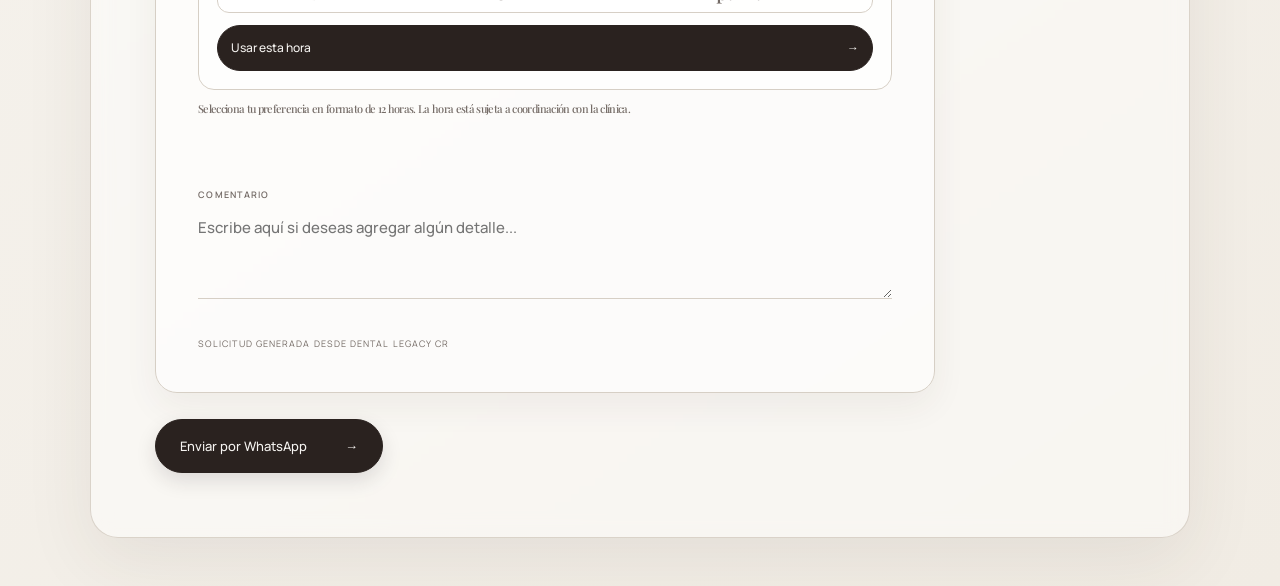
<file: valoracion.html>
<!doctype html>
<html lang="es">
<head>
  <meta charset="utf-8">
  <meta name="viewport" content="width=device-width, initial-scale=1, viewport-fit=cover">
  <meta name="theme-color" content="#f6f4f1">
  <meta name="robots" content="noindex,follow">
  <title>Agenda tu valoración | Dental Legacy CR</title>
  <meta name="description" content="Solicita tu valoración en Dental Legacy CR. Indica el motivo de tu consulta, fecha y hora preferidas y envía tu solicitud directamente por WhatsApp.">
  <meta property="og:type" content="website">
  <meta property="og:title" content="Agenda tu valoración | Dental Legacy CR">
  <meta property="og:description" content="Completa una solicitud breve y envíala directamente a Dental Legacy CR por WhatsApp.">
  <meta property="og:site_name" content="Dental Legacy CR">
  <meta property="og:image" content="https://alediaz07.github.io/-dental-legacy-cr/assets/brand/logo.webp">
  <meta property="og:image:alt" content="Logo de Dental Legacy CR">
  <link rel="icon" type="image/webp" href="assets/brand/symbol.webp">
  <link rel="preload" as="font" type="font/woff2" href="assets/fonts/font-1.woff2" crossorigin>
  <link rel="preload" as="font" type="font/woff2" href="assets/fonts/font-3.woff2" crossorigin>
  <link rel="stylesheet" href="assets/fonts/fonts.css">
  <link rel="stylesheet" href="assets/css/valoracion.css?v=3">
  <script defer src="assets/js/valoracion.js?v=3"></script>
</head>
<body>
  <a class="skip-link" href="#valoracion-main">Saltar al formulario</a>

  <header class="valuation-header">
    <a class="home-link" href="index.html?skip-language-gate=1#inicio"><span aria-hidden="true">←</span> Volver a Dental Legacy</a>
    <div class="progress" aria-label="Progreso de la solicitud">
      <span class="progress-label" data-progress-label>Inicio</span>
      <span class="progress-track" aria-hidden="true"><i data-progress-bar></i></span>
      <span class="progress-count" data-progress-count>00 / 05</span>
    </div>
  </header>

  <main id="valoracion-main" class="valuation-main">
    <div class="valuation-shell">
      <section class="flow-view intro-view" data-view="intro" aria-labelledby="valuation-title" hidden>
        <p class="eyebrow">Dental Legacy CR</p>
        <h1 id="valuation-title">Agenda tu <em>valoración</em></h1>
        <p class="intro-copy">Cuéntanos brevemente qué necesitas.<br>Te tomará menos de un minuto.</p>
        <button class="primary-action" type="button" data-start>Comenzar <span aria-hidden="true">→</span></button>
      </section>

      <form id="valuation-form" novalidate>
        <section class="flow-view" data-view="1" aria-labelledby="question-1" hidden>
          <h2 id="question-1" tabindex="-1">¿Cómo te llamas?</h2>
        </section>

        <section class="flow-view" data-view="2" aria-labelledby="question-2" hidden>
          <h2 id="question-2" tabindex="-1">¿Qué te gustaría consultar?</h2>
        </section>

        <section class="flow-view" data-view="3" aria-labelledby="question-3" hidden>
          <h2 id="question-3" tabindex="-1">¿Qué tan pronto te gustaría visitarnos?</h2>
        </section>

        <section class="flow-view" data-view="4" aria-labelledby="question-4" hidden>
          <h2 id="question-4" tabindex="-1">¿A qué hora te funciona mejor?</h2>
        </section>

        <section class="flow-view" data-view="5" aria-labelledby="question-5" hidden>
          <h2 id="question-5" tabindex="-1">¿Hay algo que quieras contarnos?</h2>
        </section>
      </form>

      <section class="flow-view review-view is-active" data-view="review" aria-labelledby="review-title">
        <h2 id="review-title" tabindex="-1">Solicitud de valoración</h2>
        <p class="review-intro">Revisa tu solicitud antes de enviarla.</p>
        <p class="review-note">Esta solicitud no confirma una cita. La fecha y hora quedan sujetas a confirmación por WhatsApp.</p>

        <article class="request-ticket" aria-label="Resumen de la solicitud">
          <header class="ticket-heading">
            <p>Dental Legacy CR</p>
            <span>Solicitud de valoración</span>
          </header>
          <dl class="ticket-details ticket-details--editable">
            <div><dt>Nombre</dt><dd><label class="sr-only" for="patient-name">Tu nombre</label><input class="ticket-input" id="patient-name" name="name" type="text" placeholder="Tu nombre" maxlength="80" autocomplete="name" required aria-describedby="error-1"><p class="form-error" id="error-1" aria-live="polite"></p></dd></div>
            <div><dt>Consulta</dt><dd><fieldset class="reason-options" aria-describedby="error-2"><legend class="sr-only">Selecciona el motivo de tu consulta</legend><div class="reason-option"><input id="reason-general" name="reason" type="radio" value="general"><label for="reason-general"><span>Valoración general</span><i aria-hidden="true"></i></label></div><div class="reason-option"><input id="reason-implants" name="reason" type="radio" value="implantes"><label for="reason-implants"><span>Implantes dentales</span><i aria-hidden="true"></i></label></div><div class="reason-option"><input id="reason-aesthetic" name="reason" type="radio" value="blanqueamiento"><label for="reason-aesthetic"><span>Estética / blanqueamiento</span><i aria-hidden="true"></i></label></div><div class="reason-option"><input id="reason-discomfort" name="reason" type="radio" value="molestia"><label for="reason-discomfort"><span>Tengo una molestia</span><i aria-hidden="true"></i></label></div><div class="reason-option"><input id="reason-other" name="reason" type="radio" value="otro"><label for="reason-other"><span>Otro motivo</span><i aria-hidden="true"></i></label></div></fieldset><p class="form-error" id="error-2" aria-live="polite"></p></dd></div>
            <div><dt>Fecha preferida</dt><dd><div class="picker-block picker-block--date"><label class="sr-only" for="preferred-date">Selecciona una fecha</label><input class="native-picker native-picker--assistive" id="preferred-date" name="date" type="date" required aria-describedby="date-note error-3"><label class="picker-trigger" for="preferred-date"><span class="picker-value" id="date-value" data-date-value>Selecciona una fecha</span><svg viewBox="0 0 24 24" aria-hidden="true" focusable="false"><rect x="3.5" y="5.5" width="17" height="15" rx="1.5"></rect><path d="M7.5 3.5v4M16.5 3.5v4M3.5 10h17"></path></svg></label></div><p class="preference-note" id="date-note">La fecha es una preferencia y está sujeta a coordinación con la clínica.</p><p class="form-error" id="error-3" aria-live="polite"></p></dd></div>
            <div><dt>Hora preferida</dt><dd><div class="picker-block picker-block--time"><label class="picker-label" for="preferred-time">Seleccionar hora</label><input class="native-picker native-picker--assistive" id="preferred-time" name="time" type="time" required aria-label="Hora preferida" aria-describedby="time-note error-4"><div class="time-picker" data-time-picker><p class="time-picker-title">Selecciona tu hora de preferencia</p><div class="time-wheels" aria-label="Selector de hora en formato de 12 horas"><div class="time-wheel" data-time-wheel="hour" aria-label="Hora"></div><div class="time-wheel" data-time-wheel="minute" aria-label="Minutos"></div><div class="time-wheel" data-time-wheel="period" aria-label="Período"></div></div><button class="time-picker-confirm" type="button" data-time-confirm>Usar esta hora <span aria-hidden="true">→</span></button><p class="time-confirmation" data-time-confirmation hidden></p></div></div><p class="preference-note" id="time-note">Selecciona tu preferencia en formato de 12 horas. La hora está sujeta a coordinación con la clínica.</p><p class="form-error" id="error-4" aria-live="polite"></p></dd></div>
            <div><dt>Comentario</dt><dd><label class="sr-only" for="patient-comment">Comentario opcional</label><textarea class="ticket-input ticket-textarea" id="patient-comment" name="comment" maxlength="300" placeholder="Escribe aquí si deseas agregar algún detalle..."></textarea></dd></div>
          </dl>
          <p class="ticket-footer">Solicitud generada desde Dental Legacy CR</p>
        </article>

        <div class="review-actions">
          <a class="primary-action whatsapp-action" data-whatsapp href="https://wa.me/50687855335" target="_blank" rel="noopener noreferrer">Enviar por WhatsApp <span aria-hidden="true">→</span></a>
        </div>
      </section>
    </div>
  </main>
</body>
</html>
</file>
<file: assets/fonts/fonts.css>
@font-face {
  font-family: 'Manrope';
  font-style: normal;
  font-weight: 400;
  font-display: swap;
  src: url(../fonts/font-1.woff2) format('woff2');
  unicode-range: U+0000-00FF, U+0131, U+0152-0153, U+02BB-02BC, U+02C6, U+02DA, U+02DC, U+0304, U+0308, U+0329, U+2000-206F, U+20AC, U+2122, U+2191, U+2193, U+2212, U+2215, U+FEFF, U+FFFD;
}
@font-face {
  font-family: 'Manrope';
  font-style: normal;
  font-weight: 500;
  font-display: swap;
  src: url(../fonts/font-1.woff2) format('woff2');
  unicode-range: U+0000-00FF, U+0131, U+0152-0153, U+02BB-02BC, U+02C6, U+02DA, U+02DC, U+0304, U+0308, U+0329, U+2000-206F, U+20AC, U+2122, U+2191, U+2193, U+2212, U+2215, U+FEFF, U+FFFD;
}
@font-face {
  font-family: 'Manrope';
  font-style: normal;
  font-weight: 600;
  font-display: swap;
  src: url(../fonts/font-1.woff2) format('woff2');
  unicode-range: U+0000-00FF, U+0131, U+0152-0153, U+02BB-02BC, U+02C6, U+02DA, U+02DC, U+0304, U+0308, U+0329, U+2000-206F, U+20AC, U+2122, U+2191, U+2193, U+2212, U+2215, U+FEFF, U+FFFD;
}
@font-face {
  font-family: 'Manrope';
  font-style: normal;
  font-weight: 700;
  font-display: swap;
  src: url(../fonts/font-1.woff2) format('woff2');
  unicode-range: U+0000-00FF, U+0131, U+0152-0153, U+02BB-02BC, U+02C6, U+02DA, U+02DC, U+0304, U+0308, U+0329, U+2000-206F, U+20AC, U+2122, U+2191, U+2193, U+2212, U+2215, U+FEFF, U+FFFD;
}
@font-face {
  font-family: 'Playfair Display';
  font-style: italic;
  font-weight: 500;
  font-display: swap;
  src: url(../fonts/font-2.woff2) format('woff2');
  unicode-range: U+0000-00FF, U+0131, U+0152-0153, U+02BB-02BC, U+02C6, U+02DA, U+02DC, U+0304, U+0308, U+0329, U+2000-206F, U+20AC, U+2122, U+2191, U+2193, U+2212, U+2215, U+FEFF, U+FFFD;
}
@font-face {
  font-family: 'Playfair Display';
  font-style: normal;
  font-weight: 500;
  font-display: swap;
  src: url(../fonts/font-3.woff2) format('woff2');
  unicode-range: U+0000-00FF, U+0131, U+0152-0153, U+02BB-02BC, U+02C6, U+02DA, U+02DC, U+0304, U+0308, U+0329, U+2000-206F, U+20AC, U+2122, U+2191, U+2193, U+2212, U+2215, U+FEFF, U+FFFD;
}
</file>
<file: assets/css/valoracion.css>
:root{
  --paper:#f6f4f1;
  --ink:#2a221f;
  --accent:#876346;
  --line:#d6cfc5;
  --muted:#746b66;
  --error:#8b3f32;
  --serif:'Playfair Display',Georgia,serif;
  --sans:'Manrope',Arial,sans-serif;
}

*,*::before,*::after{box-sizing:border-box}
html{min-width:320px;background:var(--paper);scroll-behavior:smooth}
body{min-height:100vh;min-height:100dvh;margin:0;overflow-x:hidden;background:var(--paper);color:var(--ink);font-family:var(--sans);font-size:16px;-webkit-font-smoothing:antialiased}
button,input,textarea{font:inherit}
button,a,input,textarea{-webkit-tap-highlight-color:transparent}
button{color:inherit}
[hidden]{display:none!important}

.skip-link{position:fixed;z-index:10;top:8px;left:8px;padding:10px 14px;background:var(--ink);color:var(--paper);font-size:13px;transform:translateY(-150%)}
.skip-link:focus{transform:translateY(0)}

.valuation-header{position:relative;z-index:2;display:flex;align-items:center;justify-content:space-between;gap:32px;width:min(100%,1440px);margin:0 auto;padding:clamp(24px,3vw,42px) clamp(22px,5vw,76px)}
.home-link{display:inline-flex;align-items:center;gap:9px;min-height:44px;color:var(--ink);font-size:12px;font-weight:500;letter-spacing:.02em;text-decoration:none}
.home-link span{color:var(--accent);transition:transform .25s ease}
.home-link:hover span{transform:translateX(-3px)}
.progress{display:grid;grid-template-columns:auto minmax(72px,150px) auto;align-items:center;gap:13px;min-width:min(100%,260px);color:var(--muted);font-size:9px;font-weight:600;letter-spacing:.13em;text-transform:uppercase}
.progress-track{height:1px;overflow:hidden;background:var(--line)}
.progress-track i{display:block;width:100%;height:100%;background:var(--accent);transform:scaleX(0);transform-origin:left center;transition:transform .4s ease}
.progress-count{font-variant-numeric:tabular-nums}

.valuation-main{display:grid;min-height:calc(100vh - 120px);min-height:calc(100dvh - 120px);padding:clamp(18px,4vh,48px) clamp(22px,5vw,76px) calc(48px + env(safe-area-inset-bottom))}
.valuation-shell{display:grid;align-items:center;width:min(100%,1100px);margin:0 auto}
#valuation-form{display:grid;grid-area:1/1}
.flow-view{grid-area:1/1;width:min(100%,790px);opacity:0;transform:translateY(12px);transition:opacity .38s ease,transform .38s ease}
.flow-view.is-active{opacity:1;transform:translateY(0)}
.eyebrow{margin:0 0 20px;color:var(--accent);font-size:10px;font-weight:600;letter-spacing:.2em;text-transform:uppercase}
h1,h2{max-width:780px;margin:0;font-family:var(--serif);font-weight:500;letter-spacing:-.045em}
h1:focus,h2:focus{outline:none}
h1{font-size:clamp(58px,8vw,112px);line-height:.9}
h1 em{display:block;color:var(--accent);font-weight:500}
h2{font-size:clamp(50px,6.8vw,92px);line-height:.92}
.flow-view:not(.intro-view) h2,.flow-view:not(.intro-view) .text-input,.flow-view:not(.intro-view) .reason-option label,.flow-view:not(.intro-view) .native-picker,.flow-view:not(.intro-view) .picker-value,.flow-view:not(.intro-view) .ticket-details dd{font-family:var(--serif);font-weight:500;letter-spacing:-.03em}
.intro-copy,.review-intro{margin:clamp(25px,4vw,42px) 0 0;color:var(--muted);font-size:clamp(15px,1.4vw,18px);line-height:1.75}
.review-note{width:min(100%,620px);margin:14px 0 0;padding:12px 15px;border-left:2px solid var(--accent);background:rgba(135,99,70,.07);color:var(--muted);font-size:12px;line-height:1.65}

.primary-action{display:inline-flex;align-items:center;justify-content:space-between;gap:38px;min-width:220px;min-height:54px;margin-top:clamp(30px,5vw,50px);padding:13px 20px;border:1px solid var(--ink);border-radius:2px;background:var(--ink);color:var(--paper);font-size:13px;font-weight:500;text-decoration:none;cursor:pointer;transition:background .25s ease,border-color .25s ease,transform .25s ease,box-shadow .25s ease}
.primary-action span{transition:transform .25s ease}
.primary-action:hover{border-color:var(--accent);background:var(--accent);box-shadow:0 10px 26px rgba(42,34,31,.1);transform:translateY(-2px)}
.primary-action:hover span{transform:translateX(3px)}
.primary-action:active{transform:translateY(0) scale(.985)}
.back-action,.edit-action,.change-picker{min-height:44px;padding:8px 0;border:0;background:transparent;color:var(--muted);font-size:12px;text-decoration:underline;text-decoration-color:var(--line);text-underline-offset:5px;cursor:pointer;transition:color .2s ease}
.back-action:hover,.edit-action:hover,.change-picker:hover{color:var(--accent)}

.field-label{display:block;margin-top:clamp(34px,5vw,54px);color:var(--accent);font-size:10px;font-weight:600;letter-spacing:.16em;text-transform:uppercase}
.text-input{display:block;width:min(100%,680px);min-height:58px;margin-top:8px;padding:11px 1px;border:0;border-bottom:1px solid var(--line);border-radius:0;outline:0;background:transparent;color:var(--ink);font-family:var(--serif);font-size:clamp(24px,3vw,38px);font-weight:500;line-height:1.3;transition:border-color .2s ease}
.text-input::placeholder{color:#a49b94;opacity:1}
.text-input:focus{border-bottom-color:var(--accent)}
.text-area{min-height:130px;resize:vertical;font-family:var(--sans);font-size:16px;line-height:1.7}
.form-error{min-height:20px;margin:10px 0 0;color:var(--error);font-size:12px;line-height:1.5}
.step-actions{display:flex;align-items:center;justify-content:space-between;gap:20px;width:min(100%,680px);margin-top:clamp(24px,4vw,42px)}
.step-actions .primary-action{margin-top:0}
.step-actions--forward{justify-content:flex-end}

.reason-options{display:grid;gap:10px;width:min(100%,680px);margin:clamp(30px,4vw,46px) 0 0;padding:0;border:0}
.reason-option{position:relative;border:1px solid var(--line);border-radius:3px;background:rgba(255,255,255,.16);transition:border-color .28s ease,background .28s ease,box-shadow .28s ease,transform .28s ease}
.reason-option input{position:absolute;width:1px;height:1px;opacity:0}
.reason-option label{display:flex;align-items:center;justify-content:space-between;gap:24px;min-height:64px;padding:13px 16px;color:var(--ink);font-family:var(--serif);font-size:clamp(20px,2.2vw,27px);cursor:pointer;transition:color .28s ease}
.reason-option label i{position:relative;flex:0 0 16px;width:16px;height:16px;border:1px solid var(--line);border-radius:50%;transition:border-color .28s ease,background .28s ease,box-shadow .28s ease,transform .28s ease}
.reason-option:has(input:checked){border-color:var(--accent);background:rgba(135,99,70,.075);box-shadow:0 8px 20px rgba(42,34,31,.06);transform:translateY(-1px)}
.reason-option input:checked+label{color:var(--accent)}
.reason-option input:checked+label i{border-color:var(--accent);background:var(--accent);box-shadow:inset 0 0 0 4px var(--paper);transform:scale(1.12);animation:reason-indicator .34s ease-out}
.reason-option input:focus-visible+label{outline:2px solid var(--accent);outline-offset:3px}
@keyframes reason-indicator{0%{transform:scale(.65)}65%{transform:scale(1.2)}100%{transform:scale(1.12)}}

.picker-block{width:min(100%,680px);margin-top:clamp(34px,5vw,54px)}
.picker-label{display:block;margin-bottom:9px;color:var(--accent);font-size:10px;font-weight:600;letter-spacing:.16em;text-transform:uppercase}
.native-picker{display:block;width:100%;min-height:58px;padding:10px 1px;border:0;border-bottom:1px solid var(--line);border-radius:0;outline:0;background:transparent;color:var(--ink);font-family:var(--serif);font-size:clamp(22px,2.8vw,34px);font-weight:500;color-scheme:light;cursor:pointer}
.native-picker:focus{border-bottom-color:var(--accent)}
.native-picker--assistive{position:absolute;width:1px;height:1px;min-height:0;padding:0;border:0;overflow:hidden;clip:rect(0,0,0,0);clip-path:inset(50%);white-space:nowrap}
.picker-trigger{display:grid;grid-template-columns:minmax(0,1fr) auto;grid-template-areas:"value icon" "label icon";column-gap:18px;align-items:center;width:100%;min-height:92px;padding:17px 18px;border:1px solid var(--line);border-radius:3px;background:rgba(255,255,255,.16);color:var(--ink);text-align:left;cursor:pointer;transition:border-color .28s ease,background .28s ease,box-shadow .28s ease,transform .28s ease}
.picker-block--date .picker-trigger{grid-template-areas:"value icon";min-height:76px}
.picker-trigger:hover{border-color:var(--accent);background:rgba(135,99,70,.045);box-shadow:0 8px 20px rgba(42,34,31,.05);transform:translateY(-1px)}
.picker-trigger:active{transform:translateY(0) scale(.99)}
.picker-trigger .picker-value{grid-area:value;margin:0}
.picker-trigger-label{grid-area:label;margin-top:3px;color:var(--muted);font-size:10px;font-weight:600;letter-spacing:.13em;text-transform:uppercase}
.picker-trigger svg{grid-area:icon;width:22px;height:22px;fill:none;stroke:var(--accent);stroke-width:1.35;stroke-linecap:round;stroke-linejoin:round}
.picker-value{margin:18px 0 0;color:var(--ink);font-family:var(--serif);font-size:clamp(22px,2.8vw,34px);line-height:1.25}
.time-picker{margin-top:10px;padding:18px;border:1px solid var(--line);border-radius:3px;background:rgba(255,255,255,.28)}
.time-picker-title{margin:0 0 14px;color:var(--accent);font-size:10px;font-weight:600;letter-spacing:.14em;text-transform:uppercase}
.time-wheels{position:relative;display:grid;grid-template-columns:.8fr .8fr 1.15fr;gap:7px;height:132px;overflow:hidden;border:1px solid var(--line);border-radius:2px;background:var(--paper)}
.time-wheels::before{position:absolute;z-index:1;top:44px;right:7px;left:7px;height:42px;border-top:1px solid var(--accent);border-bottom:1px solid var(--accent);background:rgba(135,99,70,.06);content:"";pointer-events:none}
.time-wheel{position:relative;z-index:0;display:flex;flex-direction:column;height:132px;overflow-y:auto;overscroll-behavior:contain;scroll-snap-type:y mandatory;scrollbar-width:none;-ms-overflow-style:none}
.time-wheel::-webkit-scrollbar{display:none}
.time-wheel::before,.time-wheel::after{display:block;flex:0 0 44px;content:""}
.time-wheel-option{display:grid;place-items:center;flex:0 0 44px;width:100%;padding:0;border:0;background:transparent;color:var(--muted);font-family:var(--serif);font-size:20px;line-height:1;scroll-snap-align:center;cursor:pointer;transition:color .2s ease,transform .2s ease,opacity .2s ease}
.time-wheel-option[aria-selected="true"]{color:var(--ink);transform:scale(1.08)}
.time-wheel-option:focus-visible{position:relative;z-index:2;outline-offset:-3px}
.time-picker-confirm{display:flex;align-items:center;justify-content:space-between;width:100%;min-height:46px;margin-top:12px;padding:10px 13px;border:1px solid var(--ink);border-radius:2px;background:var(--ink);color:var(--paper);font:500 12px/1.3 var(--sans);cursor:pointer;transition:background .2s ease,border-color .2s ease}
.time-picker-confirm:hover{border-color:var(--accent);background:var(--accent)}
.time-confirmation{margin:11px 0 0;color:var(--accent);font-size:11px;font-weight:600;letter-spacing:.08em;text-transform:uppercase}
.preference-note{width:min(100%,680px);margin:15px 0 0;color:var(--muted);font-size:11px;line-height:1.6}

.review-view{width:min(100%,920px)}
.review-view h2{font-size:clamp(54px,7vw,92px)}
.review-intro{margin-top:15px}
.request-ticket{width:min(100%,780px);margin-top:clamp(28px,4vw,42px);padding:clamp(24px,4vw,42px);border:1px solid var(--line);background:rgba(255,255,255,.2)}
.ticket-heading{display:flex;align-items:flex-end;justify-content:space-between;gap:24px;padding-bottom:18px;border-bottom:1px solid var(--line);text-transform:uppercase}
.ticket-heading p{margin:0;color:var(--ink);font-family:var(--serif);font-size:18px;letter-spacing:.05em}
.ticket-heading span{color:var(--accent);font-size:9px;font-weight:600;letter-spacing:.17em}
.ticket-details{display:grid;grid-template-columns:repeat(2,minmax(0,1fr));margin:0}
.ticket-details>div{min-width:0;padding:19px 18px 19px 0;border-bottom:1px solid var(--line)}
.ticket-details>div:nth-child(even){padding-left:18px;border-left:1px solid var(--line)}
.ticket-details dt{margin-bottom:6px;color:var(--muted);font-size:9px;font-weight:600;letter-spacing:.14em;text-transform:uppercase}
.ticket-details dd{margin:0;overflow-wrap:anywhere;font-family:var(--serif);font-size:clamp(17px,2vw,22px);line-height:1.35}
.ticket-footer{margin:18px 0 0;color:var(--muted);font-size:9px;letter-spacing:.12em;text-transform:uppercase}
.ticket-details--editable{grid-template-columns:1fr}
.ticket-details--editable>div,.ticket-details--editable>div:nth-child(even){padding:20px 0;border-bottom:0;border-left:0}
.ticket-details--editable dd{width:100%}
.ticket-input{display:block;width:100%;padding:9px 0;border:0;border-bottom:1px solid var(--line);outline:0;background:transparent;color:var(--ink);font-family:var(--serif);font-size:clamp(20px,2.3vw,29px);font-weight:500;line-height:1.35;transition:border-color .2s ease,box-shadow .2s ease}
.ticket-input:focus{border-bottom-color:var(--accent);box-shadow:0 2px 0 var(--accent)}
.ticket-textarea{min-height:92px;resize:vertical;font-family:var(--sans);font-size:15px;line-height:1.65}
.ticket-details--editable .reason-options,.ticket-details--editable .picker-block{width:100%;margin:0}
.ticket-details--editable .reason-options{gap:7px}
.ticket-details--editable .reason-option label{min-height:52px;font-size:clamp(17px,2vw,23px)}
.ticket-details--editable .preference-note{width:100%;margin-top:10px}
.ticket-details--editable .time-picker{margin-top:0}
.review-actions{display:flex;align-items:center;gap:28px;width:min(100%,780px)}
.review-actions .primary-action{margin-top:26px}
.edit-action{margin-top:26px}

:focus-visible{outline:2px solid var(--accent);outline-offset:4px}
.primary-action:focus-visible{outline-color:var(--ink);outline-offset:4px}
.sr-only{position:absolute!important;width:1px!important;height:1px!important;padding:0!important;margin:-1px!important;overflow:hidden!important;clip:rect(0,0,0,0)!important;white-space:nowrap!important;border:0!important}

/* Softer, more inviting presentation while preserving the form flow. */
body{background:radial-gradient(circle at 82% 12%,rgba(206,181,148,.23),transparent 28%),linear-gradient(145deg,#f8f6f2 0%,#f1ece4 100%)}
.valuation-header{position:relative}
.valuation-shell{position:relative;padding:clamp(30px,5vw,66px);border:1px solid rgba(214,207,197,.9);border-radius:28px;background:rgba(255,255,255,.48);box-shadow:0 24px 70px rgba(64,48,37,.08);backdrop-filter:blur(10px)}
.progress{padding:8px 11px;border:1px solid rgba(214,207,197,.82);border-radius:999px;background:rgba(255,255,255,.42)}
.progress-track{border-radius:999px}
.progress-track i{border-radius:inherit}
.text-input{margin-top:13px;padding:14px 17px;border:1px solid var(--line);border-radius:14px;background:rgba(255,255,255,.62);box-shadow:inset 0 1px 0 rgba(255,255,255,.75);transition:border-color .2s ease,box-shadow .2s ease,background .2s ease}
.text-input:focus{border-color:var(--accent);background:#fff;box-shadow:0 0 0 4px rgba(135,99,70,.12)}
.primary-action{border-radius:999px;padding-right:24px;padding-left:24px;box-shadow:0 8px 20px rgba(42,34,31,.13)}
.reason-option{border-radius:16px;background:rgba(255,255,255,.5);box-shadow:0 4px 14px rgba(54,40,29,.025)}
.reason-option label{padding-right:20px;padding-left:20px}
.reason-option:has(input:checked){box-shadow:0 12px 26px rgba(90,63,43,.11)}
.picker-trigger,.time-picker{border-radius:16px;background:rgba(255,255,255,.52)}
.time-wheels{border-radius:12px;background:rgba(255,255,255,.66)}
.time-picker-confirm{border-radius:999px}
.request-ticket{border-radius:22px;background:rgba(255,255,255,.55);box-shadow:0 14px 35px rgba(64,48,37,.06)}

@media(max-width:700px){
  .valuation-header{align-items:flex-start;padding:18px 20px 10px}
  .home-link{font-size:11px}
  .progress{grid-template-columns:minmax(58px,100px) auto;min-width:0;margin-top:10px}
  .progress-label{display:none}
  .valuation-main{align-items:start;min-height:calc(100vh - 82px);min-height:calc(100dvh - 82px);padding:clamp(34px,8vh,72px) 20px calc(34px + env(safe-area-inset-bottom))}
  h1{font-size:clamp(52px,17vw,74px)}
  h2{font-size:clamp(46px,13vw,62px)}
  .intro-copy{font-size:15px}
  .primary-action{width:100%;min-width:0;min-height:52px;margin-top:34px}
  .step-actions{align-items:stretch;flex-direction:column-reverse;gap:7px;margin-top:25px}
  .step-actions .primary-action{width:100%}
  .back-action{align-self:flex-start}
  .field-label,.picker-block{margin-top:32px}
  .text-input{font-size:26px}
  .text-area{min-height:120px;font-size:16px}
  .reason-options{margin-top:28px}
  .reason-option label{min-height:58px;font-size:21px}
  .picker-value{font-size:24px}
  .time-wheels{grid-template-columns:.8fr .8fr 1.2fr}
  .ticket-heading{align-items:flex-start;flex-direction:column;gap:8px}
  .ticket-details{grid-template-columns:1fr}
  .ticket-details>div,.ticket-details>div:nth-child(even){padding:17px 0;border-left:0}
  .review-actions{align-items:stretch;flex-direction:column;gap:5px}
  .review-actions .primary-action{margin-top:23px}
  .edit-action{align-self:center;margin-top:0}
  .valuation-shell{padding:28px 20px;border-radius:22px}
  .progress{padding:7px 9px}
}

@media(prefers-reduced-motion:reduce){
  html{scroll-behavior:auto}
  *,*::before,*::after{scroll-behavior:auto!important;transition-duration:.01ms!important;animation-duration:.01ms!important;animation-iteration-count:1!important}
  .flow-view{transform:none}
}
</file>
